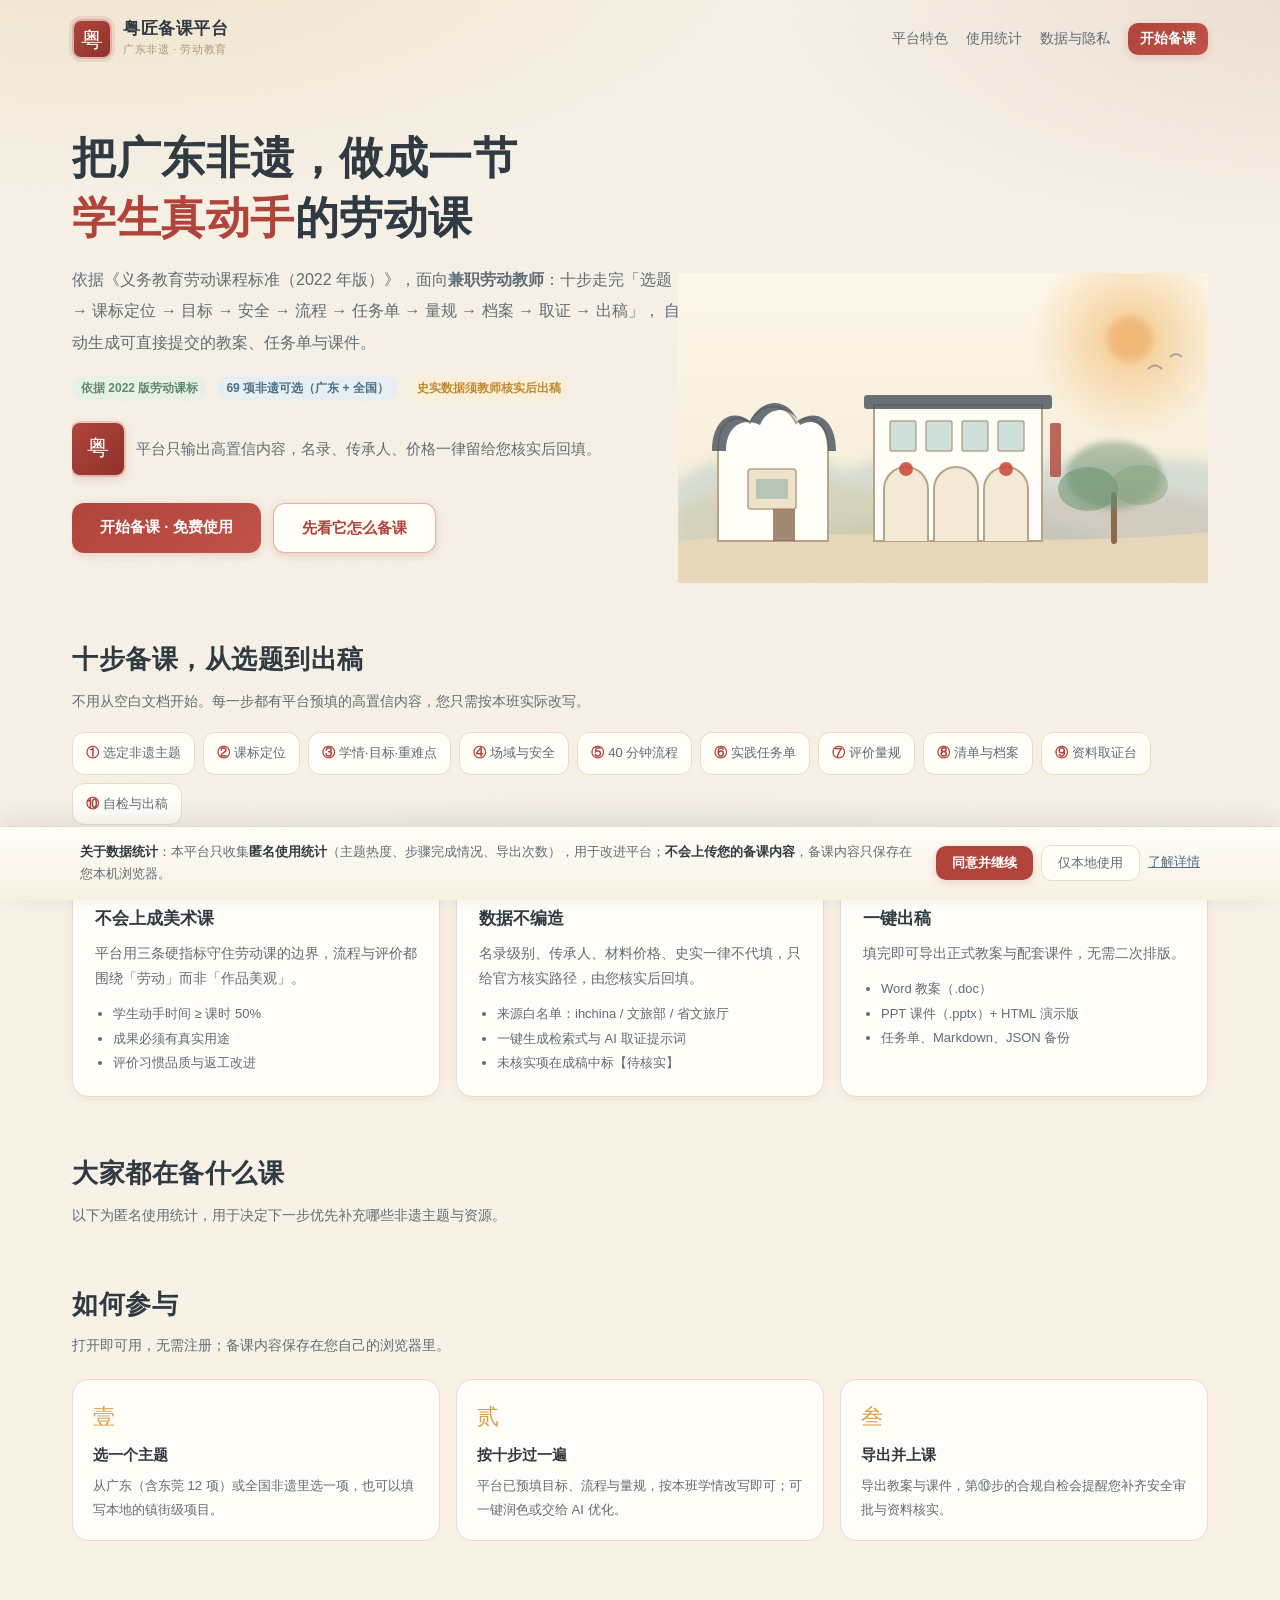
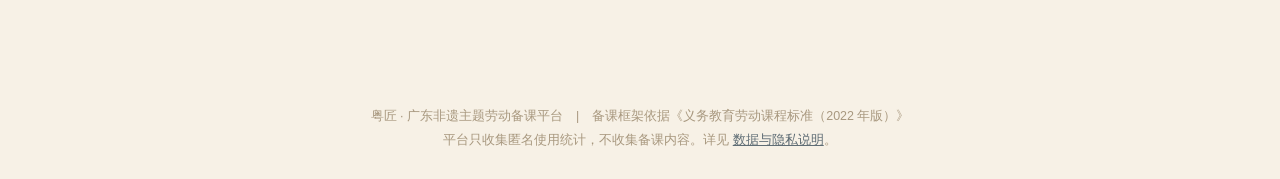
<file: index.html>
<!DOCTYPE html>
<html lang="zh-CN">
<head>
<meta charset="UTF-8">
<meta name="viewport" content="width=device-width, initial-scale=1.0">
<meta name="description" content="粤匠 · 广东非遗主题劳动备课平台：面向中小学兼职劳动教师的在线备课工具，十步完成一节非遗劳动课，自动生成教案、任务单与课件。">
<meta name="keywords" content="广东非遗,劳动教育,备课平台,劳动课程标准,教学设计,莞草编织,广绣,广彩,石湾陶塑">
<meta name="theme-color" content="#b0443a">
<title>粤匠 · 广东非遗主题劳动备课平台</title>
<link rel="icon" href="data:image/svg+xml,%3Csvg xmlns='http://www.w3.org/2000/svg' viewBox='0 0 64 64'%3E%3Crect width='64' height='64' rx='14' fill='%23b0443a'/%3E%3Ctext x='32' y='45' font-size='38' text-anchor='middle' fill='%23ffffff' font-family='Microsoft YaHei'%3E%E7%B2%A4%3C/text%3E%3C/svg%3E">
<link rel="stylesheet" href="assets/css/style.css">
<link rel="stylesheet" href="assets/css/theme-ink.css">
<link rel="stylesheet" href="assets/css/landing.css">
</head>
<body>

<header class="topnav">
  <a class="brand" href="index.html">
    <span class="badge">粤</span>
    <div><h1>粤匠备课平台</h1><small>广东非遗 · 劳动教育</small></div>
  </a>
  <nav class="links">
    <a href="#feature">平台特色</a>
    <a href="#stats">使用统计</a>
    <a href="privacy.html">数据与隐私</a>
    <a class="btn sm" href="app.html" style="color:#fff;text-decoration:none">开始备课</a>
  </nav>
</header>

<main class="landing">

  <!-- ===== Hero ===== -->
  <section class="hero">
    <h1>把广东非遗，做成一节<br><em>学生真动手</em>的劳动课</h1>
    <p class="lead">
      依据《义务教育劳动课程标准（2022 年版）》，面向<b>兼职劳动教师</b>：十步走完「选题 → 课标定位 → 目标 → 安全 → 流程 → 任务单 → 量规 → 档案 → 取证 → 出稿」，
      自动生成可直接提交的教案、任务单与课件。
    </p>
    <div class="meta">
      <span class="pill g">依据 2022 版劳动课标</span>
      <span class="pill b"><span id="cntLib">—</span> 项非遗可选（广东 + 全国）</span>
      <span class="pill a">史实数据须教师核实后出稿</span>
    </div>
    <div class="sealLine">
      <span class="seal">粤</span>
      <span class="sealTxt">平台只输出高置信内容，名录、传承人、价格一律留给您核实后回填。</span>
    </div>
    <div class="heroBtns">
      <a class="btn btnLg" href="app.html">开始备课 · 免费使用</a>
      <a class="btn btnLg ghostL" href="#feature">先看它怎么备课</a>
    </div>

    <!-- 水彩岭南街区插画 -->
    <div class="heroArt" aria-hidden="true">
      <svg viewBox="0 0 560 320" xmlns="http://www.w3.org/2000/svg">
        <defs>
          <linearGradient id="sky" x1="0" y1="0" x2="0" y2="1">
            <stop offset="0" stop-color="#fdf7ea"/><stop offset="1" stop-color="#f5e9d3"/>
          </linearGradient>
          <radialGradient id="sun" cx="0.5" cy="0.5" r="0.5">
            <stop offset="0" stop-color="#f3c583" stop-opacity=".9"/>
            <stop offset="1" stop-color="#f3c583" stop-opacity="0"/>
          </radialGradient>
          <filter id="soft"><feGaussianBlur stdDeviation="7"/></filter>
          <filter id="soft2"><feGaussianBlur stdDeviation="3"/></filter>
        </defs>

        <rect width="560" height="320" fill="url(#sky)"/>
        <circle cx="452" cy="66" r="100" fill="url(#sun)"/>
        <circle cx="452" cy="66" r="23" fill="#eda762" opacity=".55" filter="url(#soft2)"/>

        <!-- 远山 -->
        <path d="M-10 214 Q80 150 168 198 Q236 166 320 200 Q420 174 570 194 L570 330 L-10 330 Z"
              fill="#c6d4cd" opacity=".68" filter="url(#soft)"/>

        <!-- 水彩晕染 -->
        <ellipse cx="118" cy="252" rx="122" ry="44" fill="#d8a24c" opacity=".16" filter="url(#soft)"/>
        <ellipse cx="432" cy="256" rx="132" ry="40" fill="#b0443a" opacity=".10" filter="url(#soft)"/>
        <ellipse cx="280" cy="272" rx="150" ry="30" fill="#5f8a6a" opacity=".08" filter="url(#soft)"/>

        <!-- 地面 -->
        <path d="M0 268 Q140 256 280 264 T560 256 L560 320 L0 320 Z" fill="#e6d7bb"/>

        <!-- 镬耳墙民居 -->
        <g>
          <path d="M40 268 V176 C40 150 56 138 72 150 C82 128 108 128 118 150 C134 138 150 150 150 176 V268 Z"
                fill="#fffdf8" stroke="#b6a486" stroke-width="2"/>
          <path d="M34 178 C34 148 52 134 72 148 C84 124 110 124 120 148 C140 134 158 148 158 178 L150 178 C150 152 136 144 122 152 C114 132 90 132 82 152 C66 144 48 152 48 178 Z"
                fill="#4a5560" opacity=".82"/>
          <rect x="70" y="196" width="48" height="40" rx="3" fill="#eee2ca" stroke="#b6a486" stroke-width="1.6"/>
          <rect x="78" y="206" width="32" height="20" fill="#a3bab0" opacity=".7"/>
          <path d="M95 268 v-32 h22 v32" fill="#8a6a4f" opacity=".78"/>
        </g>

        <!-- 骑楼 -->
        <g>
          <rect x="196" y="132" width="168" height="136" fill="#fffdf8" stroke="#b6a486" stroke-width="2"/>
          <rect x="186" y="122" width="188" height="14" rx="3" fill="#4a5560" opacity=".82"/>
          <rect x="212" y="148" width="26" height="30" rx="2" fill="#cfe0da" stroke="#b6a486" stroke-width="1.4"/>
          <rect x="248" y="148" width="26" height="30" rx="2" fill="#cfe0da" stroke="#b6a486" stroke-width="1.4"/>
          <rect x="284" y="148" width="26" height="30" rx="2" fill="#cfe0da" stroke="#b6a486" stroke-width="1.4"/>
          <rect x="320" y="148" width="26" height="30" rx="2" fill="#cfe0da" stroke="#b6a486" stroke-width="1.4"/>
          <path d="M206 268 v-52 a22 22 0 0 1 44 0 v52" fill="#f3e9d6" stroke="#b6a486" stroke-width="2"/>
          <path d="M256 268 v-52 a22 22 0 0 1 44 0 v52" fill="#f3e9d6" stroke="#b6a486" stroke-width="2"/>
          <path d="M306 268 v-52 a22 22 0 0 1 44 0 v52" fill="#f3e9d6" stroke="#b6a486" stroke-width="2"/>
          <circle cx="228" cy="196" r="7" fill="#c94b3e" opacity=".88"/>
          <circle cx="328" cy="196" r="7" fill="#c94b3e" opacity=".88"/>
          <rect x="372" y="150" width="11" height="54" rx="2" fill="#b0443a" opacity=".8"/>
        </g>

        <!-- 榕树 -->
        <g>
          <path d="M436 268 v-46" stroke="#8a6a4f" stroke-width="6" stroke-linecap="round"/>
          <ellipse cx="436" cy="202" rx="48" ry="34" fill="#6f9470" opacity=".5" filter="url(#soft2)"/>
          <ellipse cx="410" cy="216" rx="30" ry="22" fill="#5f8a6a" opacity=".48"/>
          <ellipse cx="462" cy="212" rx="28" ry="20" fill="#7fa078" opacity=".46"/>
        </g>

        <!-- 飞鸟 -->
        <g stroke="#7b8a90" stroke-width="2" fill="none" opacity=".65">
          <path d="M470 96 q7 -7 14 0"/><path d="M492 84 q6 -6 12 0"/>
        </g>
      </svg>
    </div>
  </section>

  <!-- ===== 平台特色 ===== -->
  <h2 class="secTitle" id="feature">十步备课，从选题到出稿</h2>
  <p class="secSub">不用从空白文档开始。每一步都有平台预填的高置信内容，您只需按本班实际改写。</p>

  <div class="steps">
    <span class="st"><b>①</b>选定非遗主题</span>
    <span class="st"><b>②</b>课标定位</span>
    <span class="st"><b>③</b>学情·目标·重难点</span>
    <span class="st"><b>④</b>场域与安全</span>
    <span class="st"><b>⑤</b>40 分钟流程</span>
    <span class="st"><b>⑥</b>实践任务单</span>
    <span class="st"><b>⑦</b>评价量规</span>
    <span class="st"><b>⑧</b>清单与档案</span>
    <span class="st"><b>⑨</b>资料取证台</span>
    <span class="st"><b>⑩</b>自检与出稿</span>
  </div>

  <div class="fgrid">
    <div class="fcard">
      <div class="ico">🧭</div>
      <h3>不会上成美术课</h3>
      <p>平台用三条硬指标守住劳动课的边界，流程与评价都围绕「劳动」而非「作品美观」。</p>
      <ul>
        <li>学生动手时间 ≥ 课时 50%</li>
        <li>成果必须有真实用途</li>
        <li>评价习惯品质与返工改进</li>
      </ul>
    </div>
    <div class="fcard">
      <div class="ico">🔎</div>
      <h3>数据不编造</h3>
      <p>名录级别、传承人、材料价格、史实一律不代填，只给官方核实路径，由您核实后回填。</p>
      <ul>
        <li>来源白名单：ihchina / 文旅部 / 省文旅厅</li>
        <li>一键生成检索式与 AI 取证提示词</li>
        <li>未核实项在成稿中标【待核实】</li>
      </ul>
    </div>
    <div class="fcard">
      <div class="ico">📄</div>
      <h3>一键出稿</h3>
      <p>填完即可导出正式教案与配套课件，无需二次排版。</p>
      <ul>
        <li>Word 教案（.doc）</li>
        <li>PPT 课件（.pptx）+ HTML 演示版</li>
        <li>任务单、Markdown、JSON 备份</li>
      </ul>
    </div>
  </div>

  <!-- ===== 使用统计 ===== -->
  <h2 class="secTitle" id="stats">大家都在备什么课</h2>
  <p class="secSub">以下为匿名使用统计，用于决定下一步优先补充哪些非遗主题与资源。</p>

  <div class="stats" id="hotBox">
    <div class="statRow" id="statNums"></div>
    <div style="font-size:13px;color:var(--ink2);margin-bottom:8px">最热门的非遗主题</div>
    <div class="hotRow" id="hotRow"></div>
    <div class="statNote" id="statNote">正在读取统计…</div>
  </div>

  <!-- ===== 如何参与 ===== -->
  <h2 class="secTitle">如何参与</h2>
  <p class="secSub">打开即可用，无需注册；备课内容保存在您自己的浏览器里。</p>

  <div class="joinGrid">
    <div class="joinCard">
      <div class="num">壹</div>
      <h4>选一个主题</h4>
      <p>从广东（含东莞 12 项）或全国非遗里选一项，也可以填写本地的镇街级项目。</p>
    </div>
    <div class="joinCard">
      <div class="num">贰</div>
      <h4>按十步过一遍</h4>
      <p>平台已预填目标、流程与量规，按本班学情改写即可；可一键润色或交给 AI 优化。</p>
    </div>
    <div class="joinCard">
      <div class="num">叁</div>
      <h4>导出并上课</h4>
      <p>导出教案与课件，第⑩步的合规自检会提醒您补齐安全审批与资料核实。</p>
    </div>
    <div class="joinCard" data-feedback="1">
      <div class="num">肆</div>
      <h4>告诉我们哪里卡住了</h4>
      <p>花 10 秒填写使用反馈：您备的是哪个主题、卡在第几步。作者据此优先补充内容。</p>
      <p style="margin-top:10px"><button class="btn sm" onclick="openFeedback()">💬 使用反馈（约 10 秒）</button></p>
    </div>
  </div>

</main>

<footer class="lfoot">
  粤匠 · 广东非遗主题劳动备课平台　|　备课框架依据《义务教育劳动课程标准（2022 年版）》<br>
  平台只收集匿名使用统计，不收集备课内容。详见 <a href="privacy.html">数据与隐私说明</a>。
</footer>

<script src="assets/js/config.js"></script>
<script src="assets/js/cloud.js"></script>
<script src="assets/js/telemetry.js"></script>
<script src="assets/js/data.js"></script>
<script src="assets/js/consent.js"></script>
<script src="assets/js/landing.js"></script>
</body>
</html>
</file>
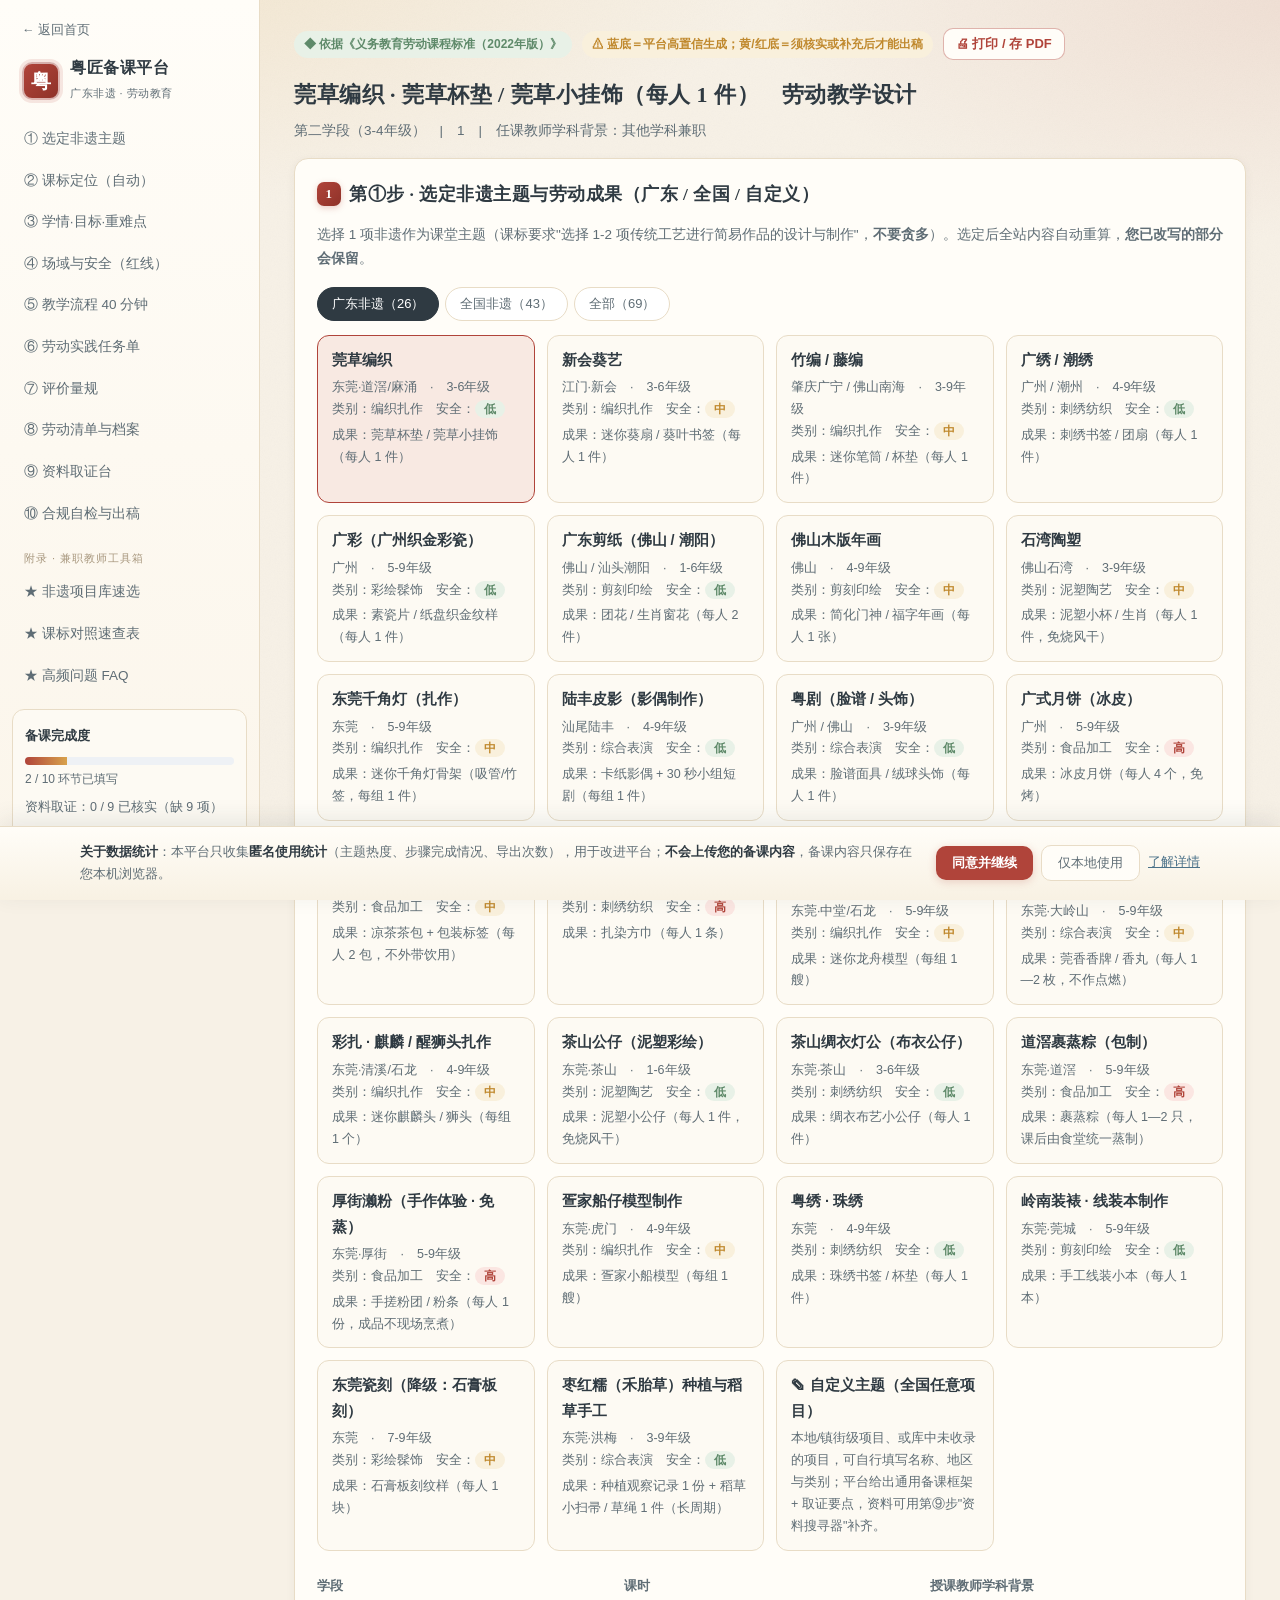
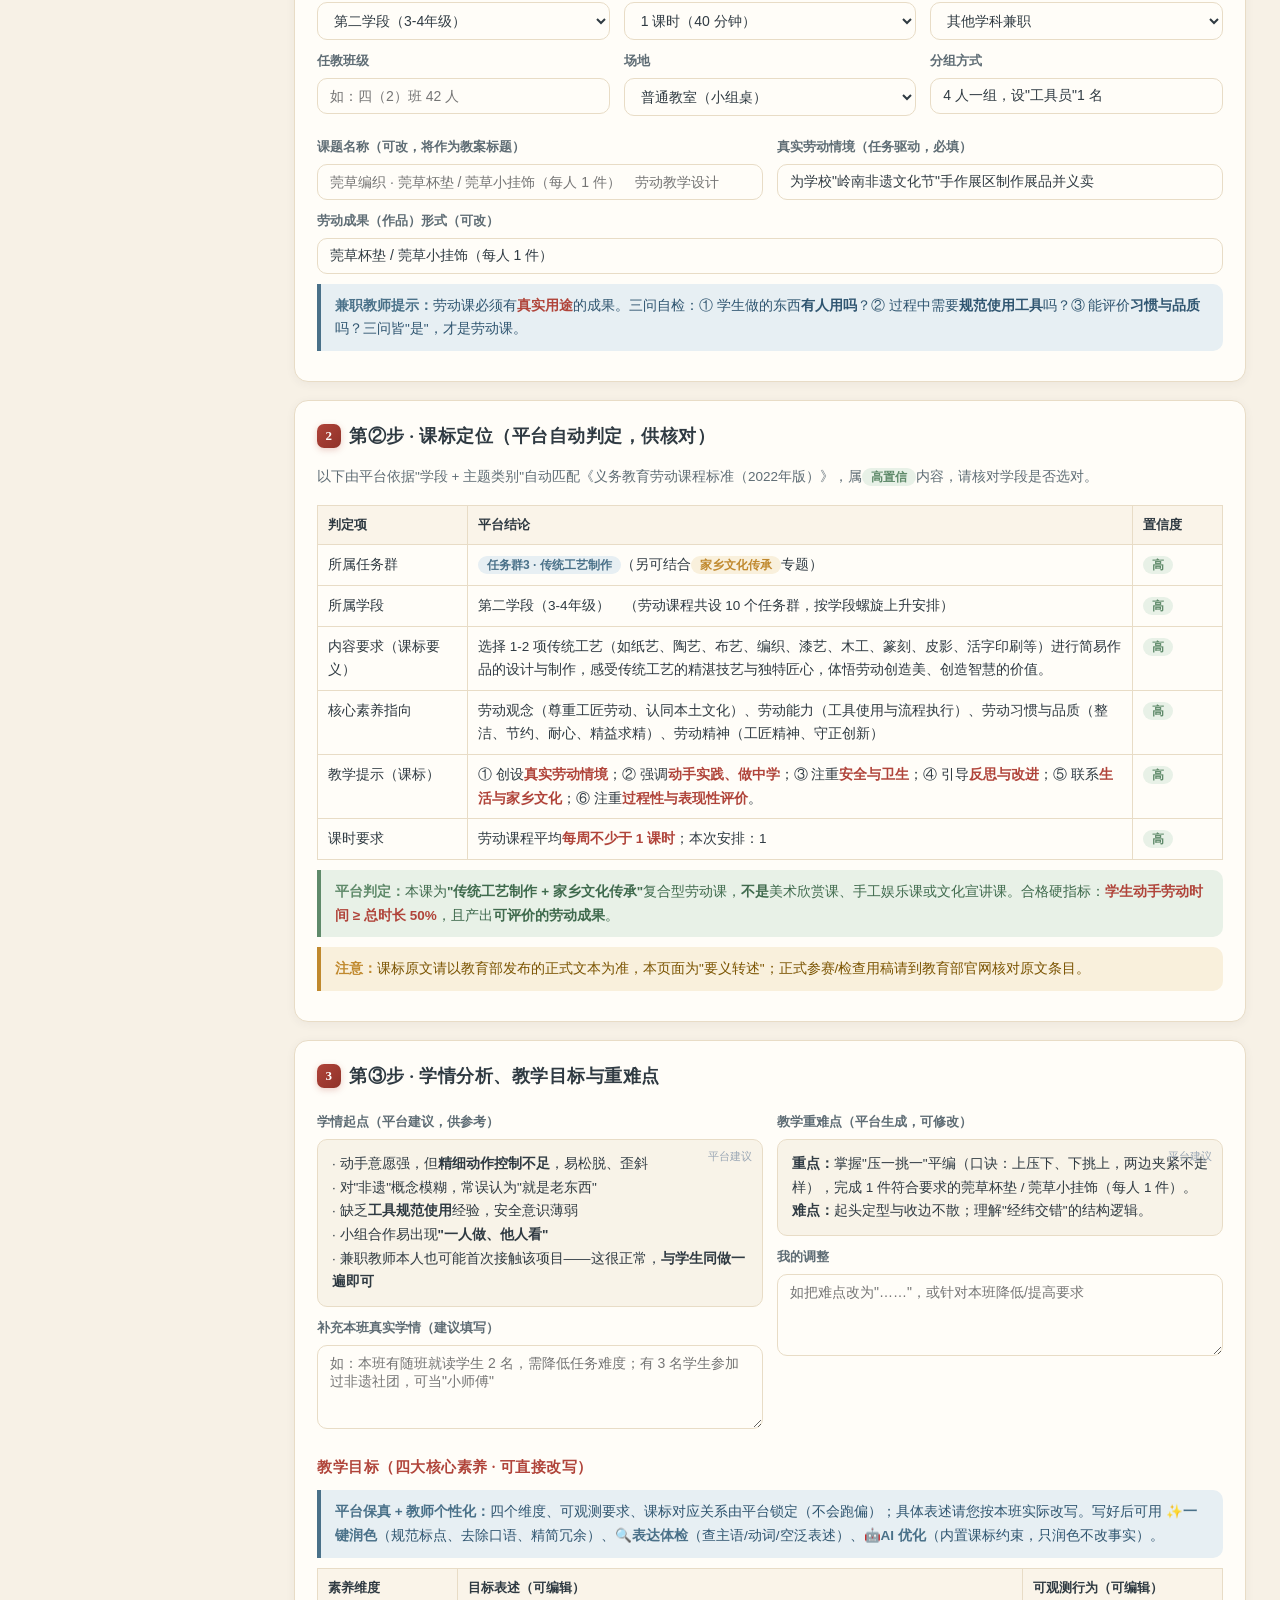
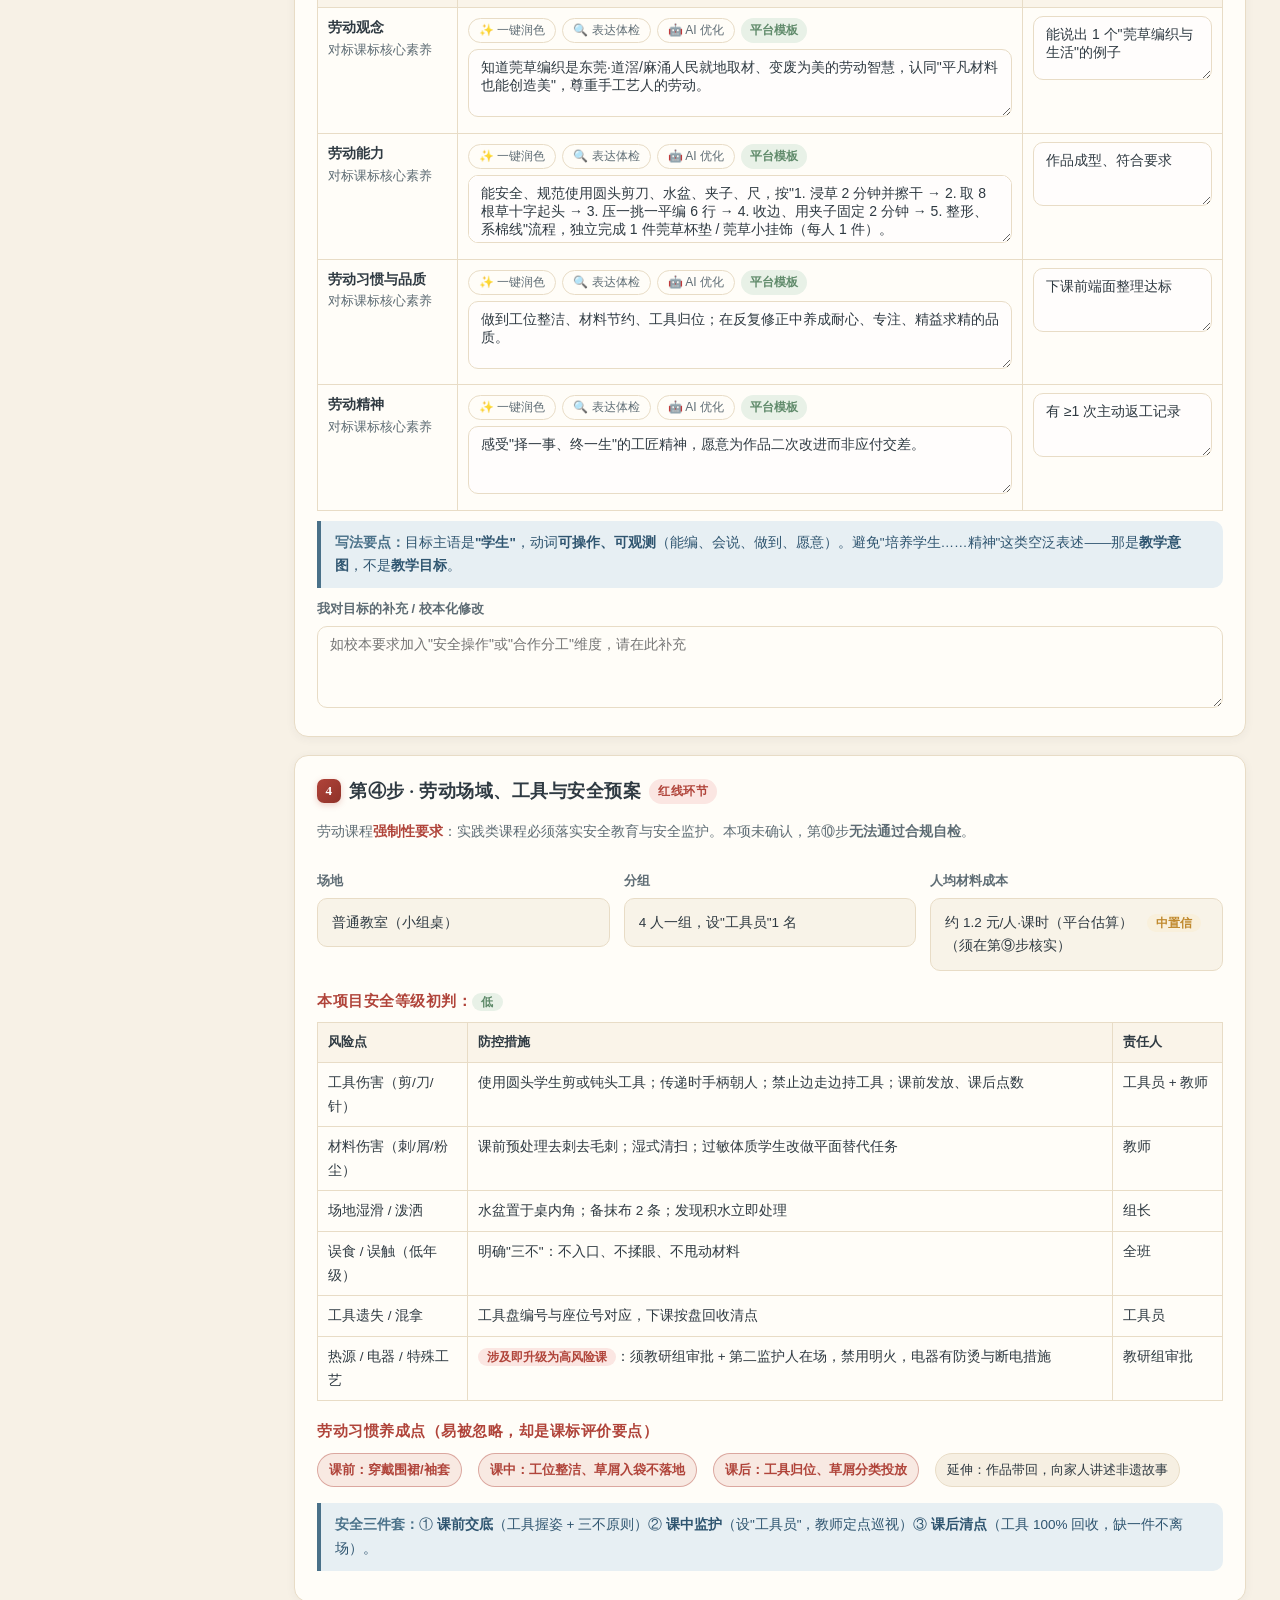
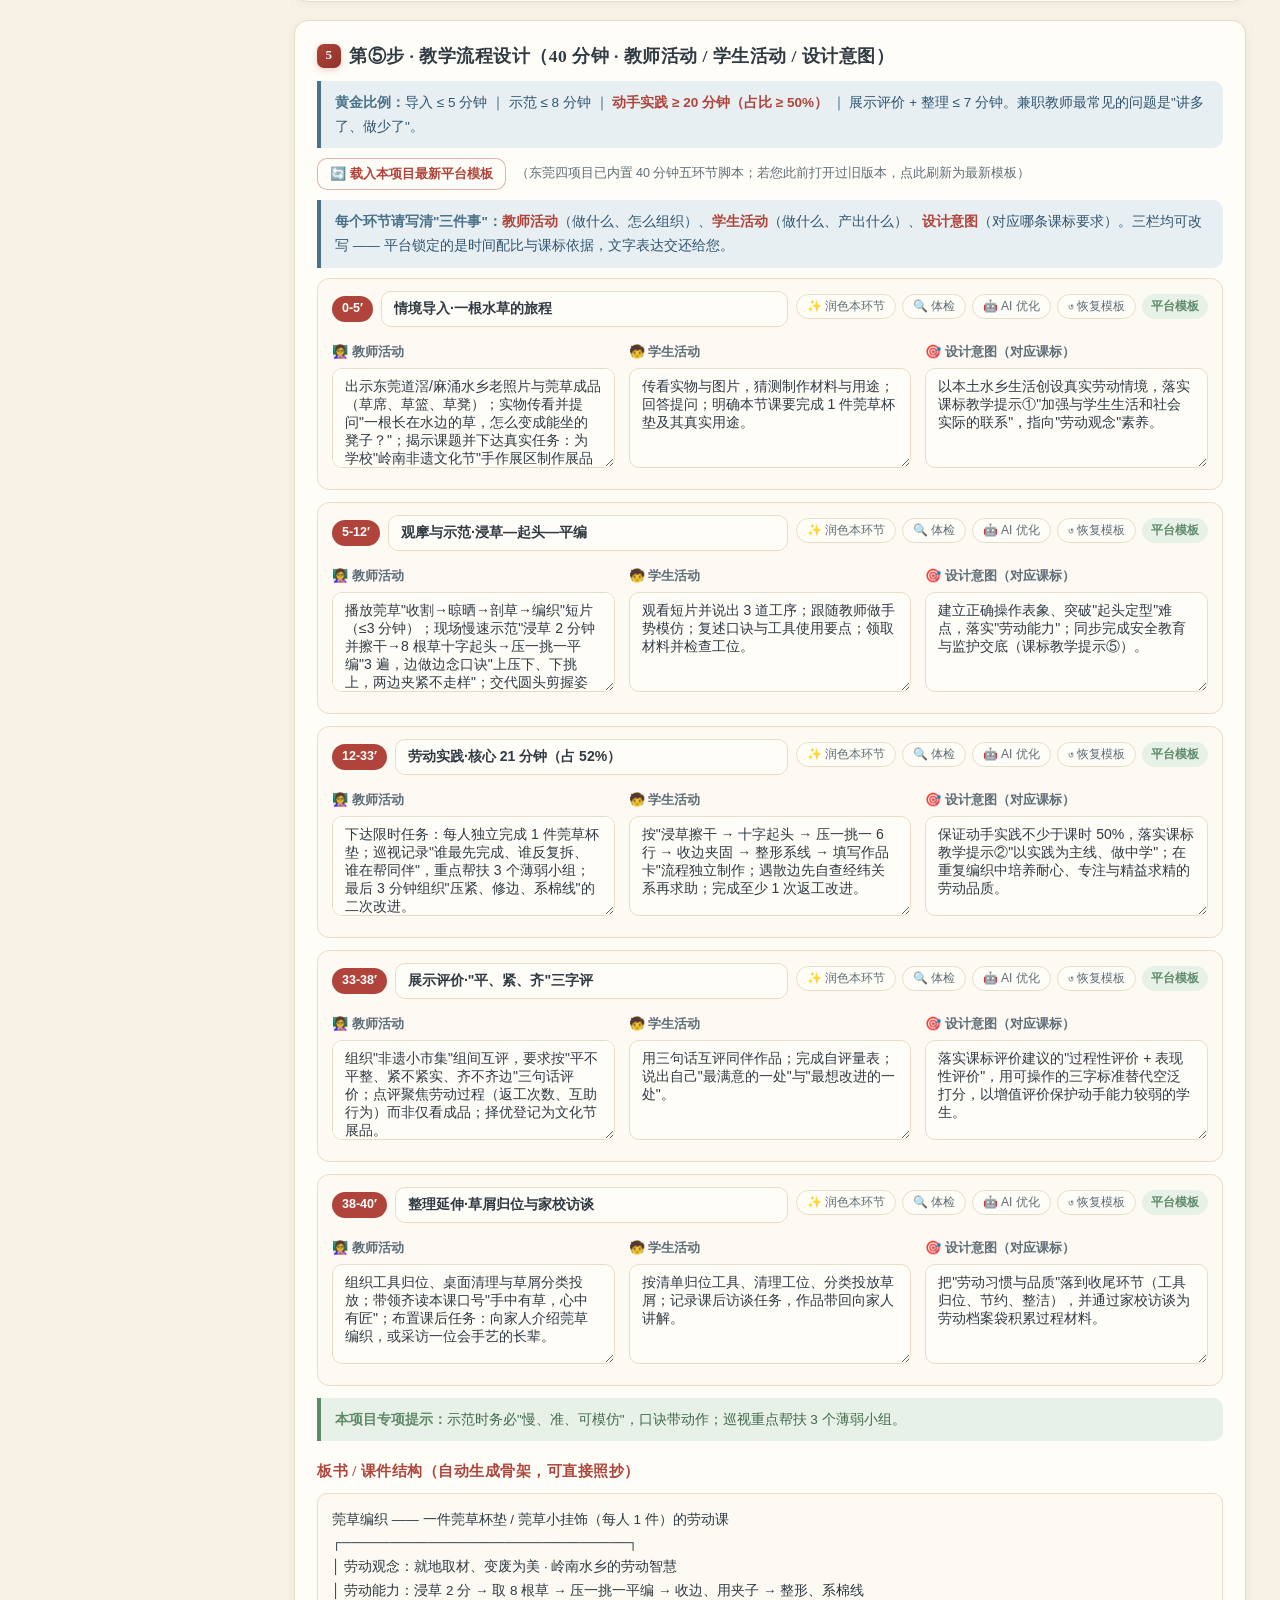
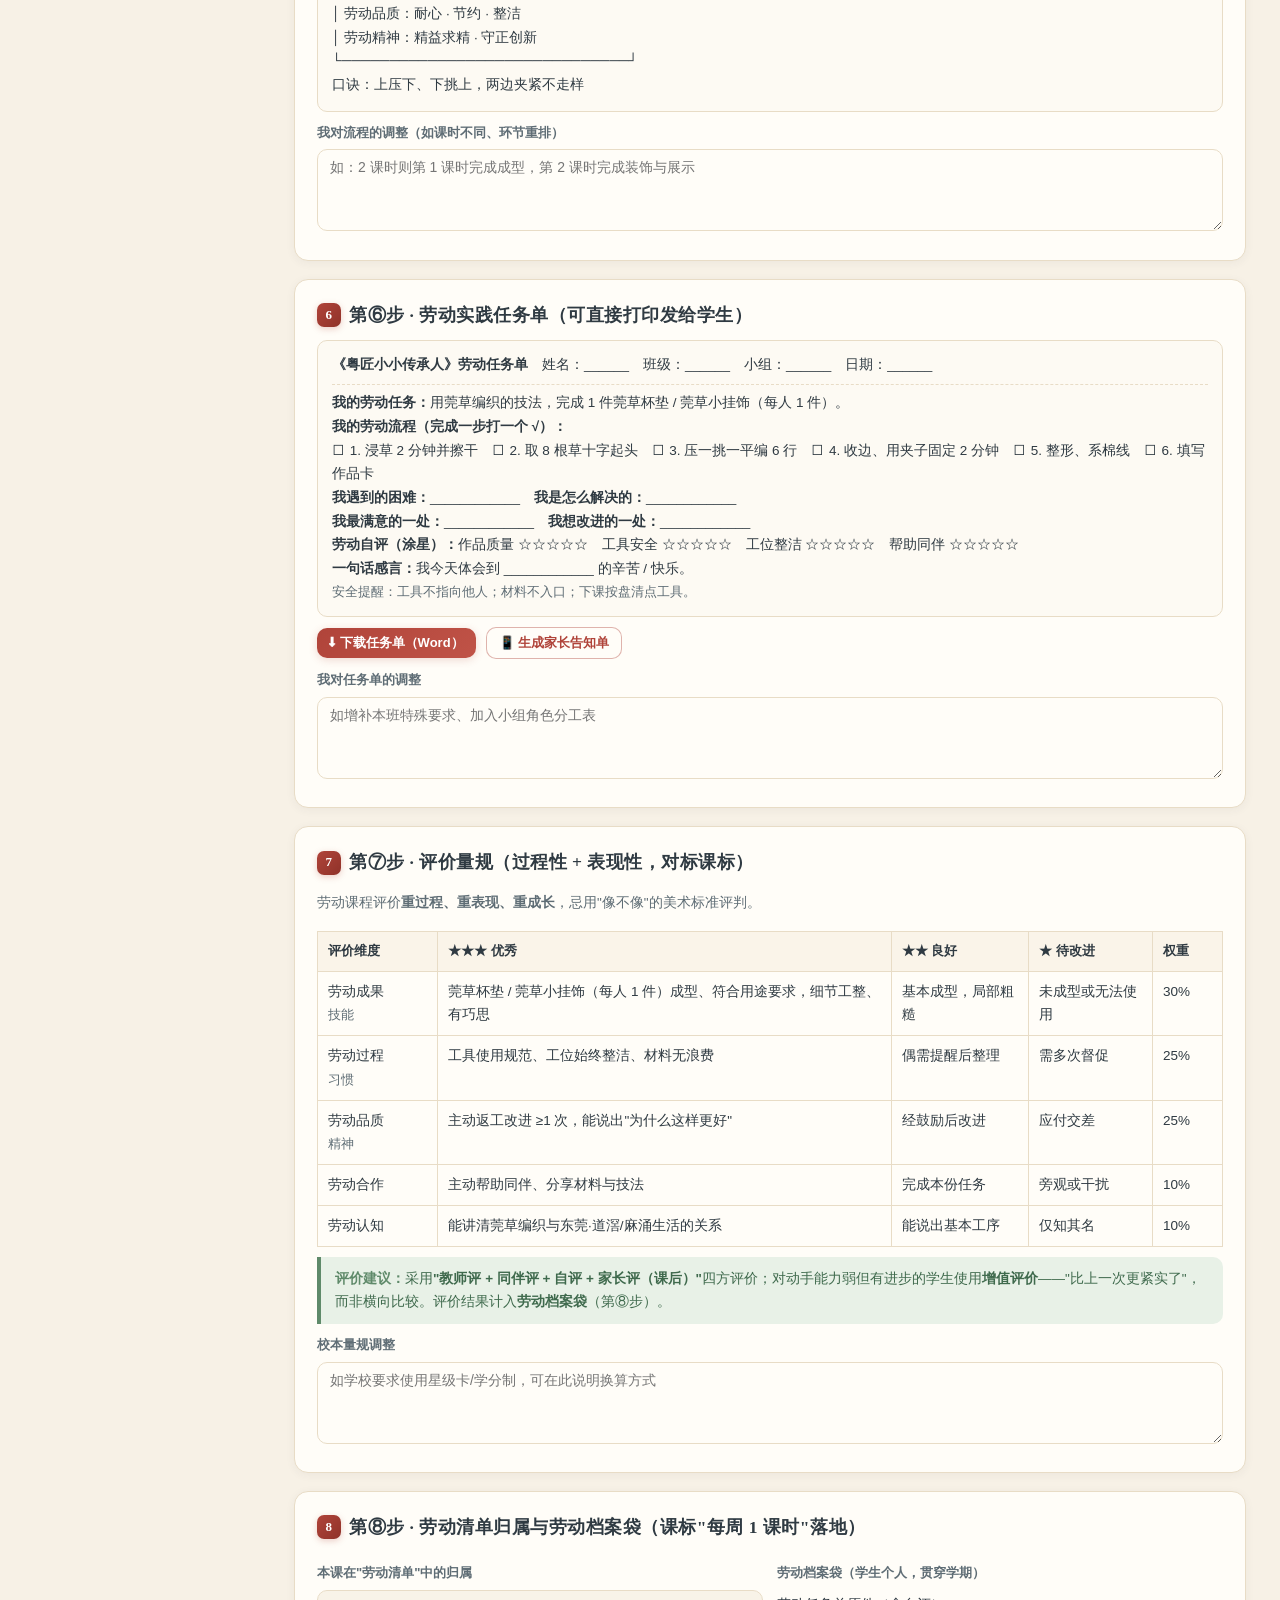
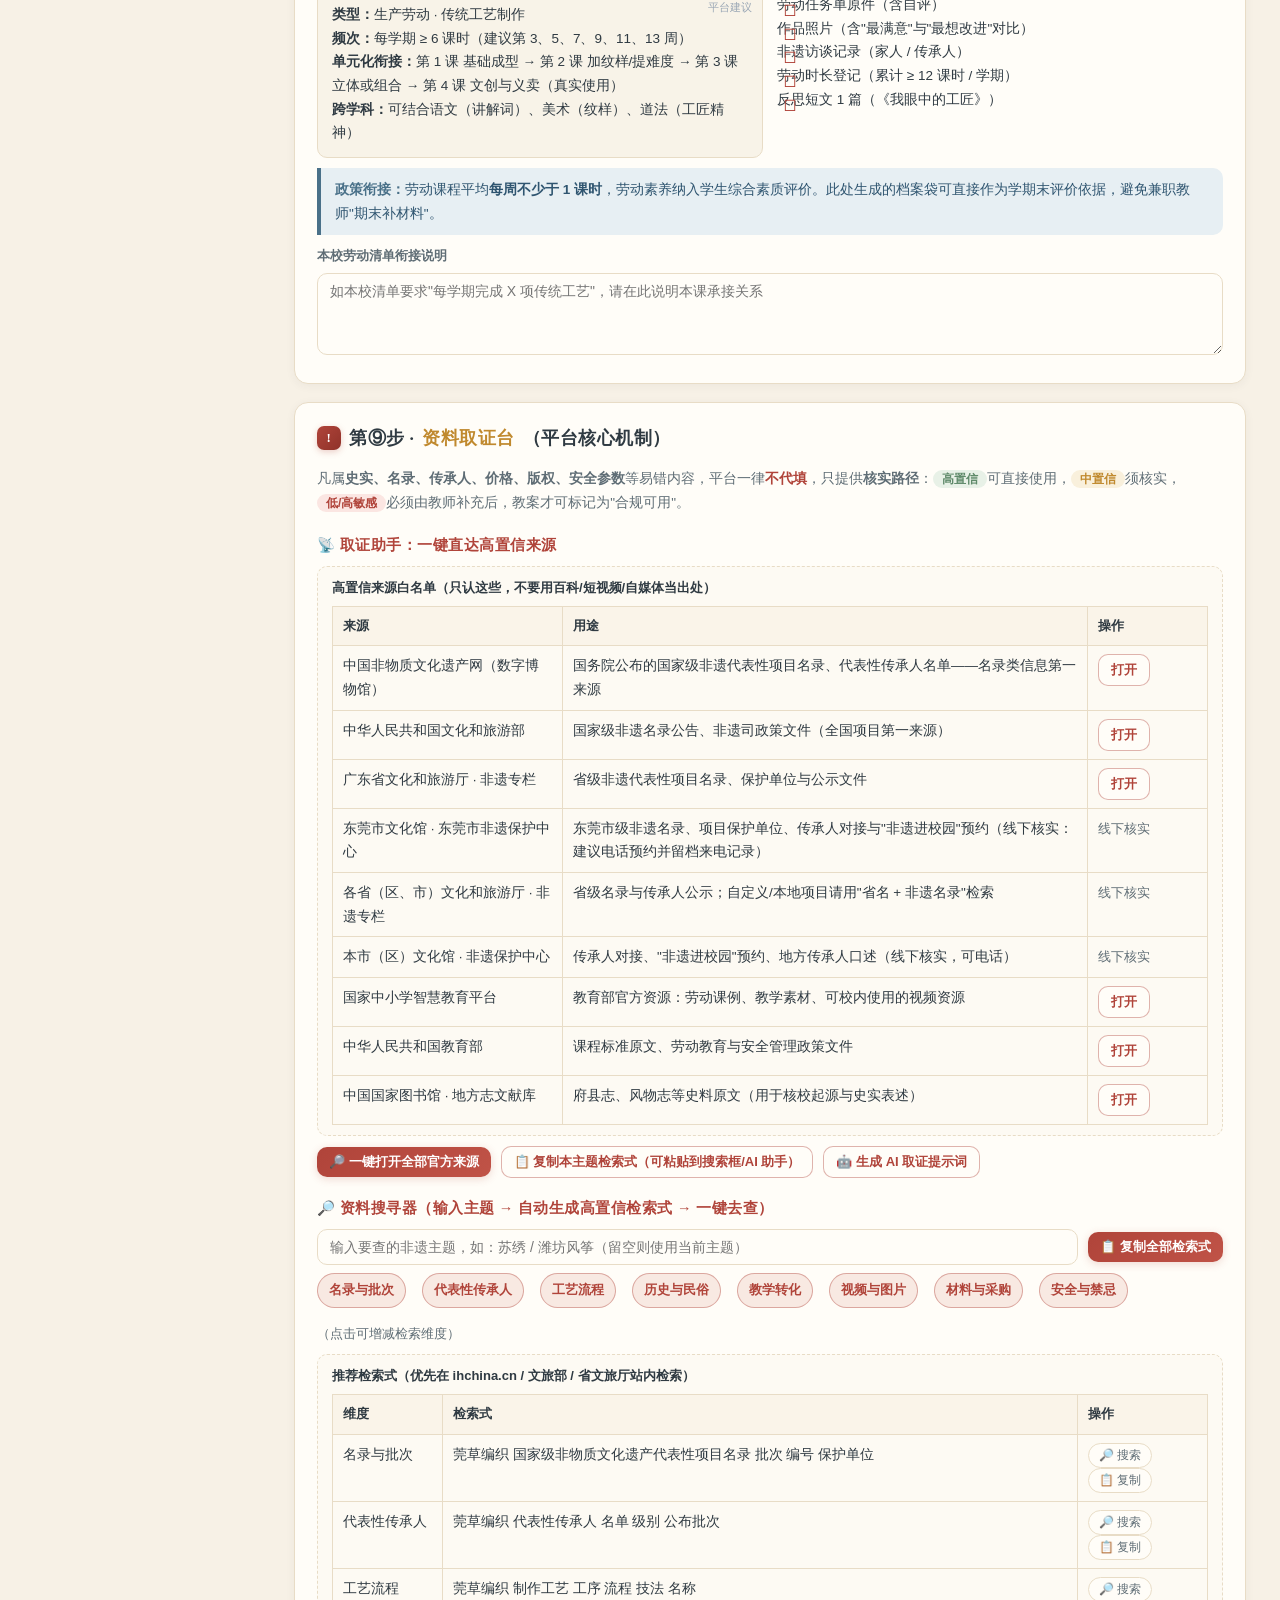
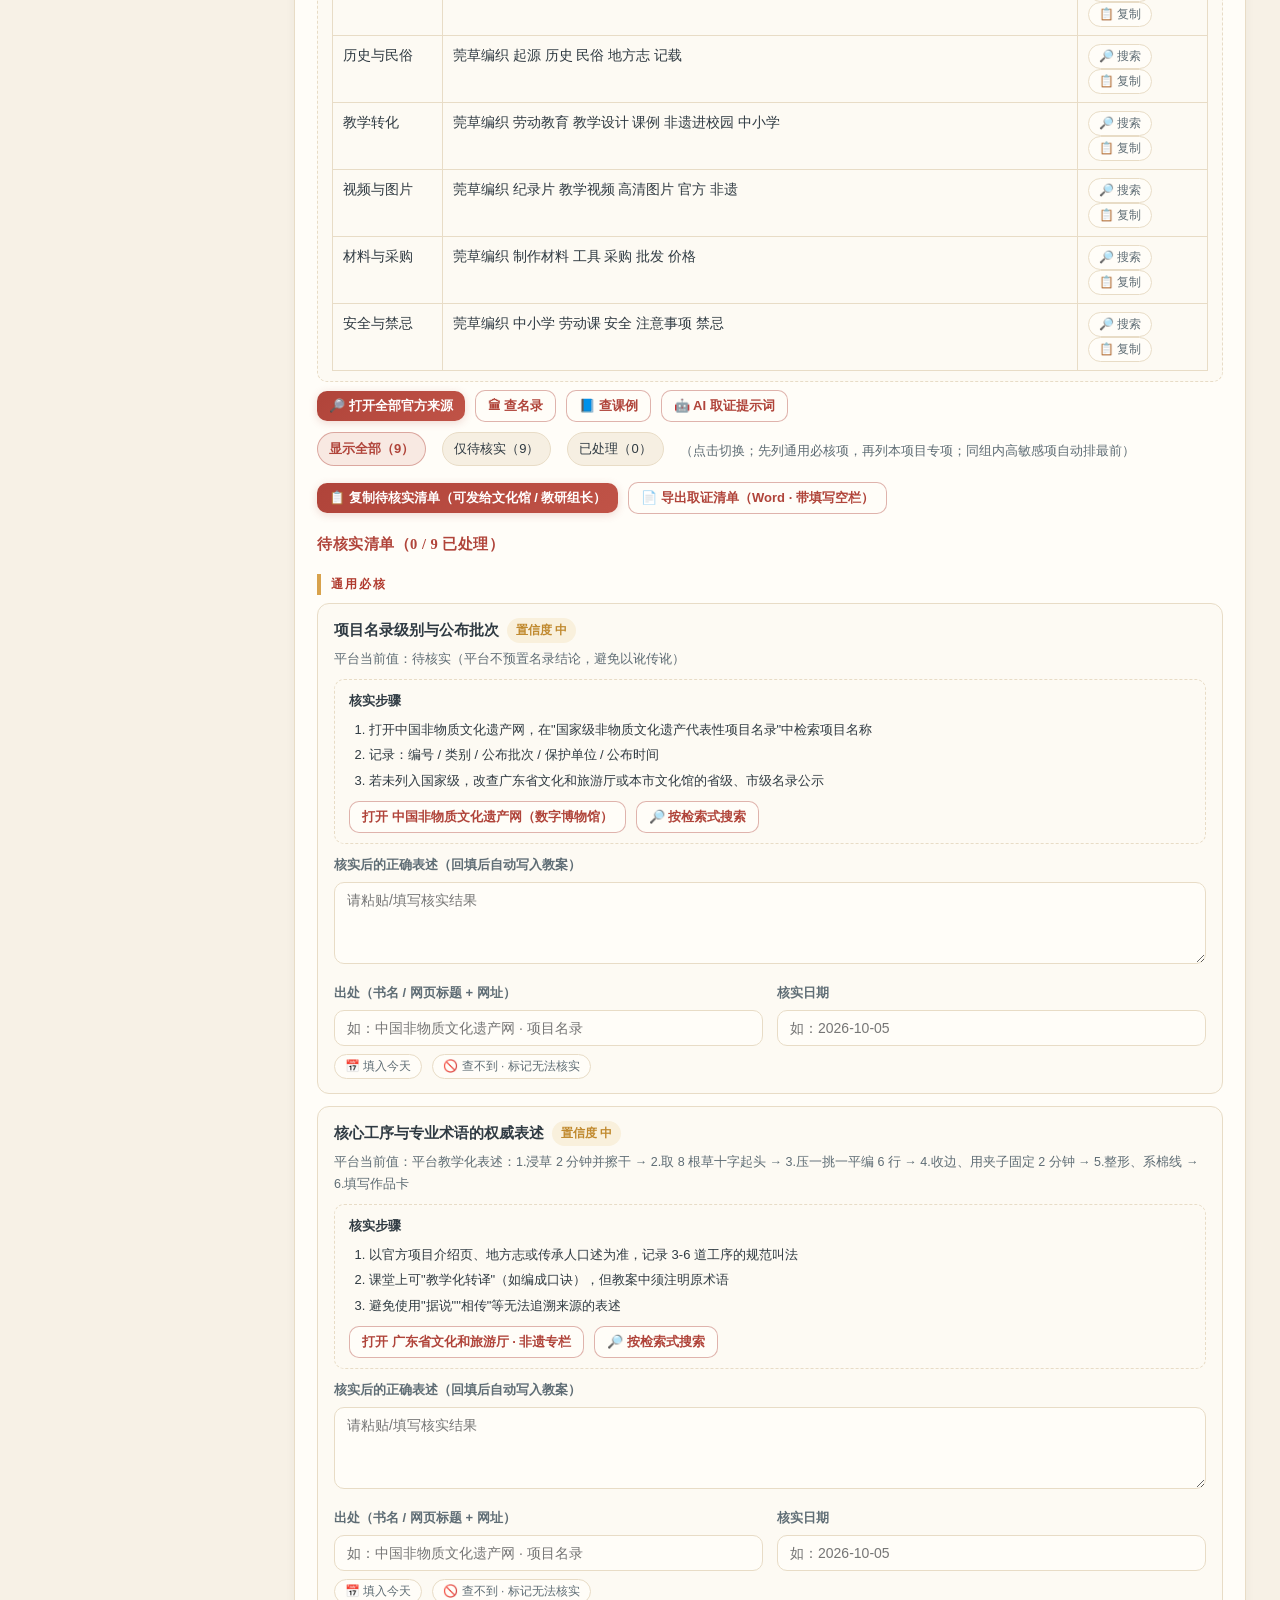
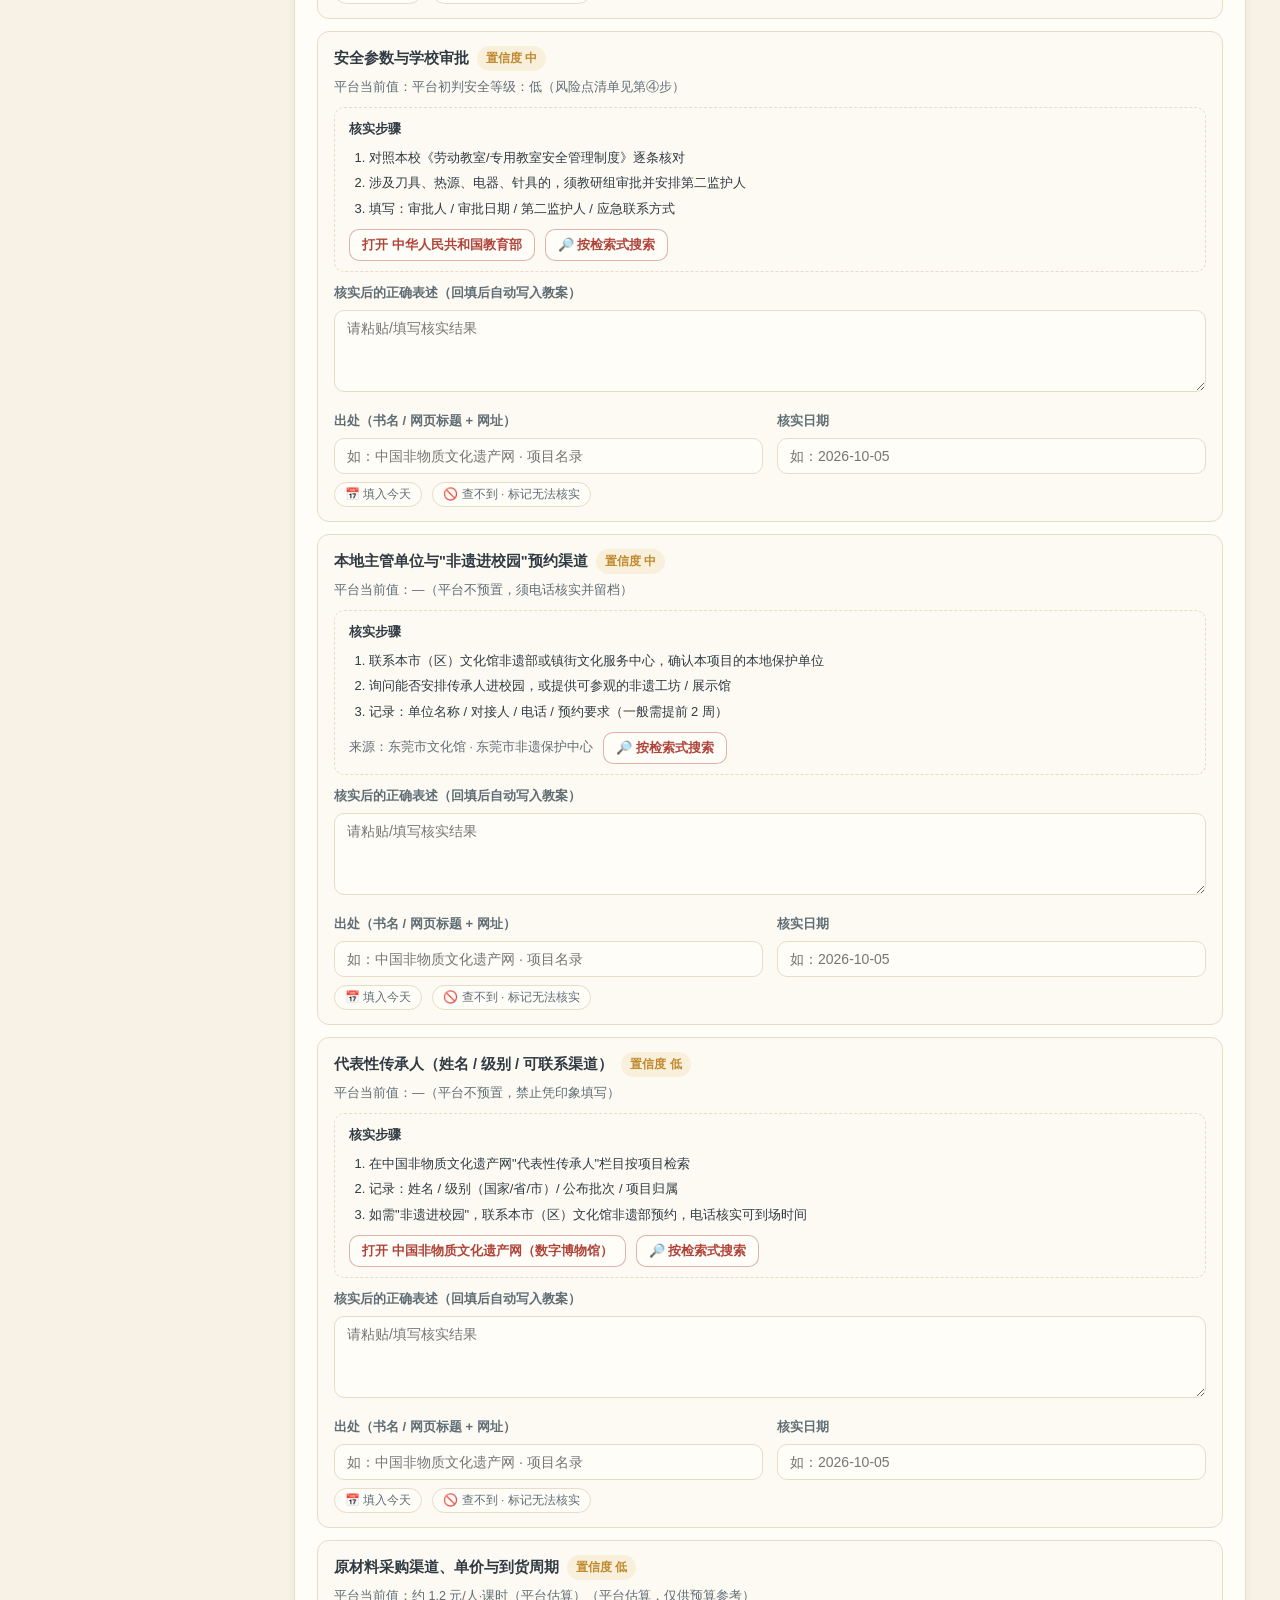
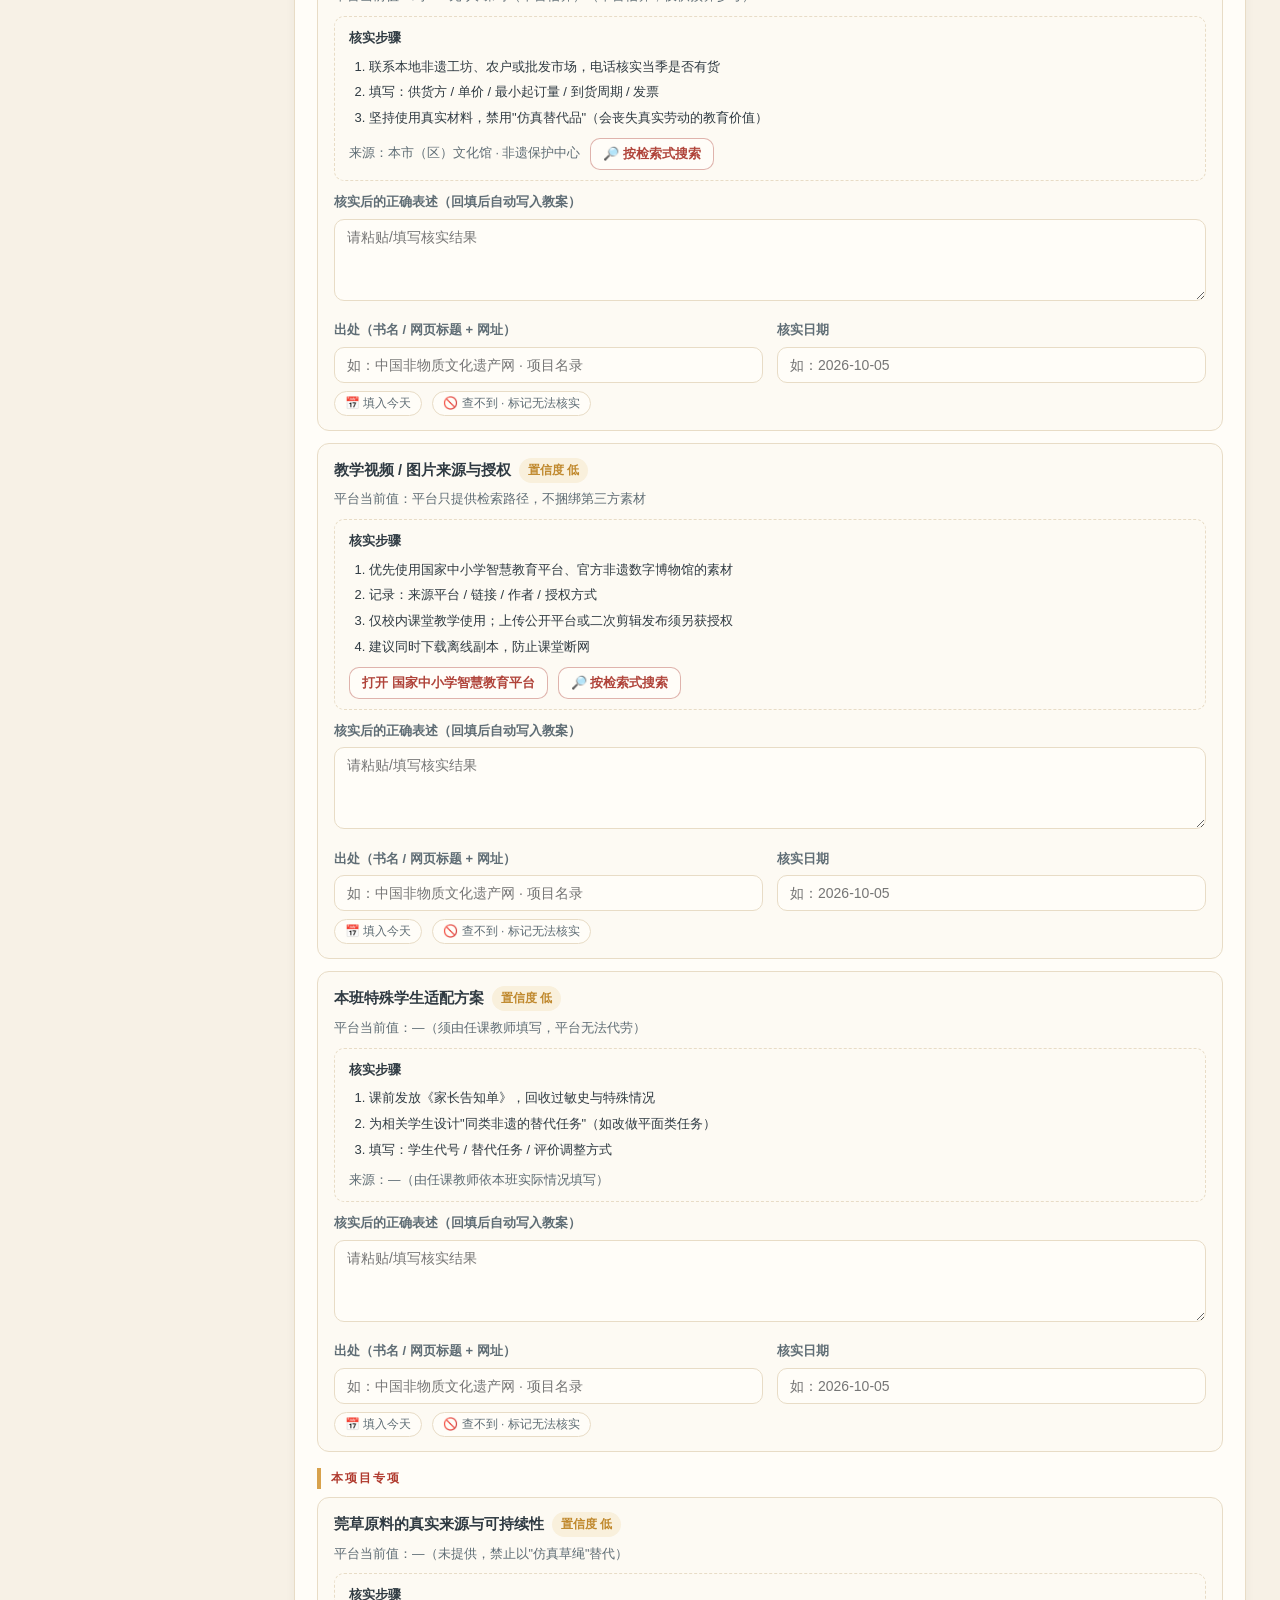
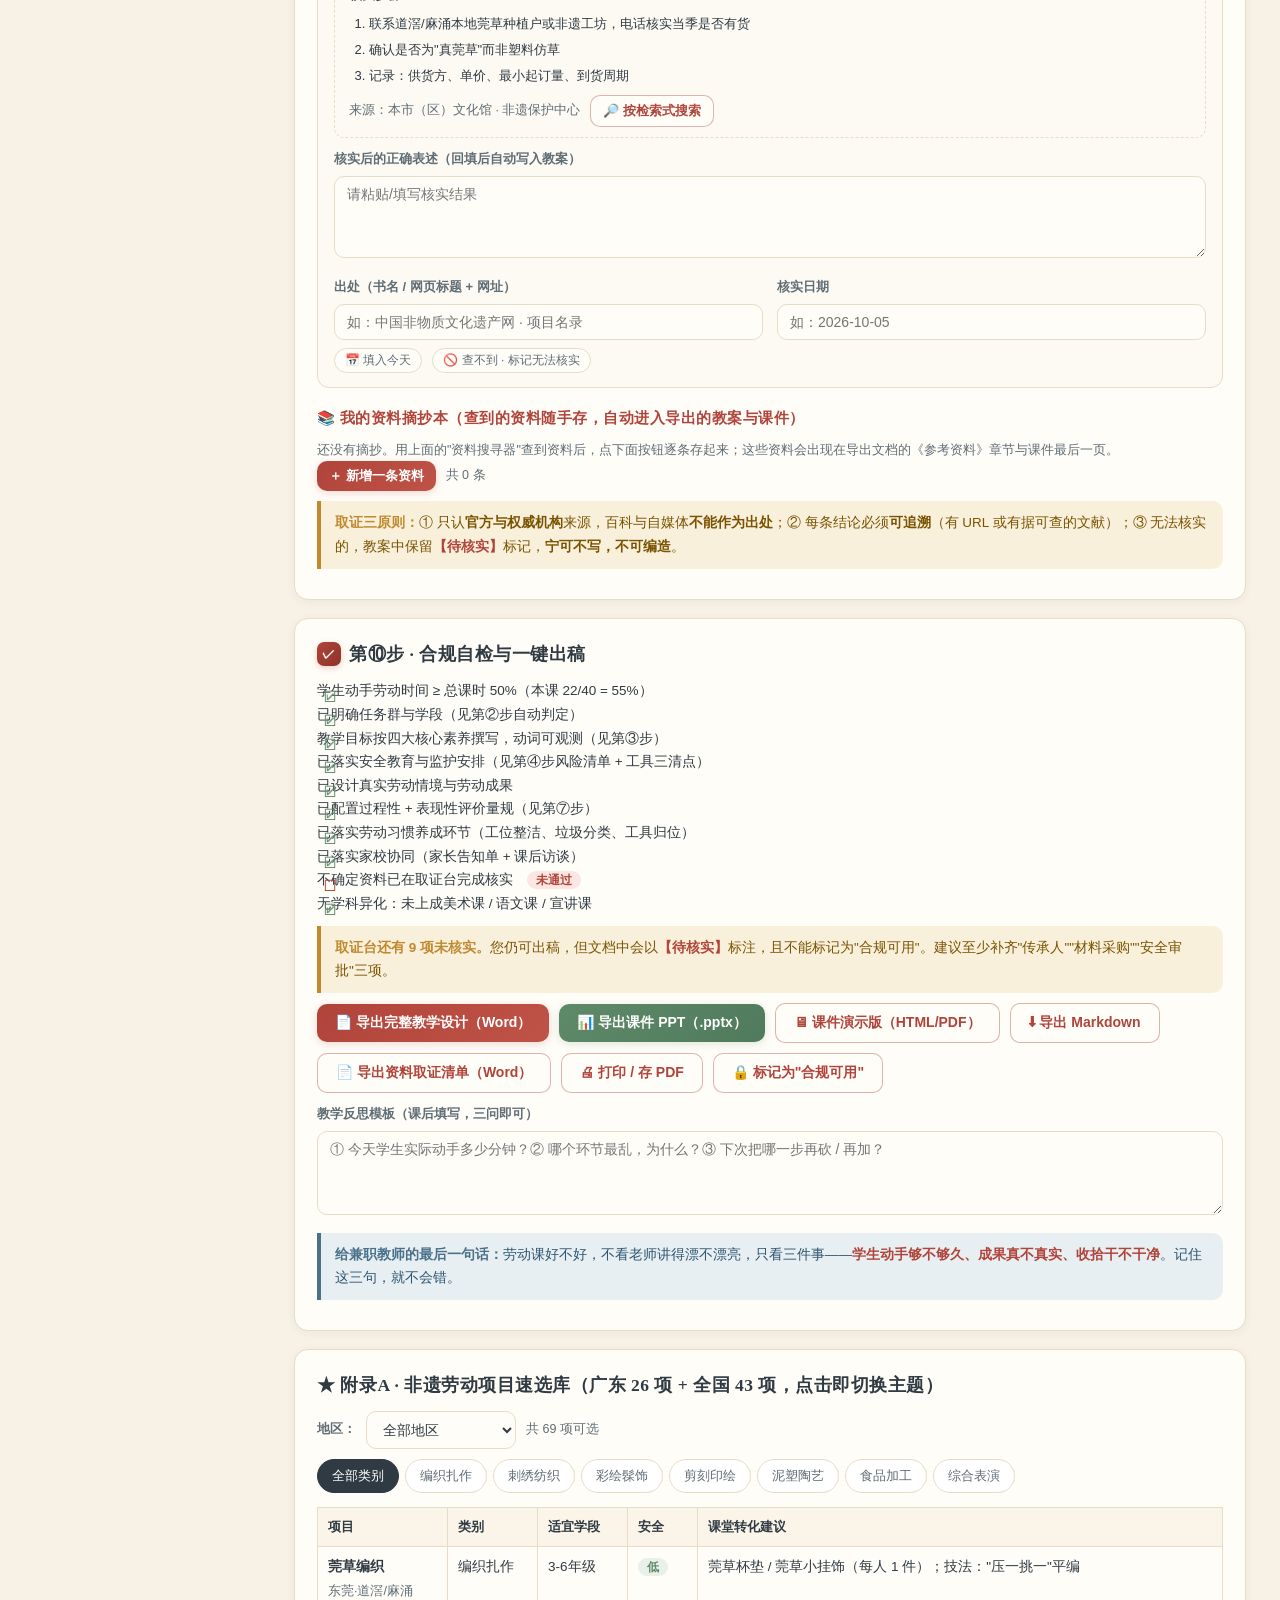
<file: app.html>
<!DOCTYPE html>
<html lang="zh-CN">
<head>
<meta charset="UTF-8">
<meta name="viewport" content="width=device-width, initial-scale=1.0">
<meta name="description" content="粤匠 · 广东非遗主题劳动备课平台：面向兼职劳动教师的非遗主题劳动课备课工具，覆盖选题、课标定位、目标撰写、安全预案、40 分钟教学流程、任务单、评价量规、资料取证台与一键导出教案 / 课件。">
<meta name="keywords" content="广东非遗,劳动教育,备课平台,劳动课程标准,教学设计,粤绣,广彩,莞草编织,石湾陶塑">
<meta name="theme-color" content="#b03a2e">
<title>粤匠 · 广东非遗主题劳动备课平台</title>
<link rel="icon" href="data:image/svg+xml,%3Csvg xmlns='http://www.w3.org/2000/svg' viewBox='0 0 64 64'%3E%3Crect width='64' height='64' rx='14' fill='%23b03a2e'/%3E%3Ctext x='32' y='45' font-size='38' text-anchor='middle' fill='%23ffffff' font-family='Microsoft YaHei'%3E%E7%B2%A4%3C/text%3E%3C/svg%3E">
<link rel="stylesheet" href="assets/css/style.css?v=20261007">
<link rel="stylesheet" href="assets/css/theme-ink.css?v=20261007">
</head>
<body>

<noscript>
  <div style="padding:16px;background:#fdecea;color:#b03a2e;text-align:center;font-size:14px">
    本平台为纯前端应用，需要开启浏览器 JavaScript 才能使用。
  </div>
</noscript>

<div class="wrap">

<aside class="side">
  <a class="backHome" href="index.html">← 返回首页</a>
  <div class="logo">
    <div class="badge">粤</div>
    <div><h1>粤匠备课平台</h1><small>广东非遗 · 劳动教育</small></div>
  </div>
  <nav class="nav" id="nav">
    <a href="#s1" class="on">① 选定非遗主题</a>
    <a href="#s2">② 课标定位（自动）</a>
    <a href="#s3">③ 学情·目标·重难点</a>
    <a href="#s4">④ 场域与安全（红线）</a>
    <a href="#s5">⑤ 教学流程 40 分钟</a>
    <a href="#s6">⑥ 劳动实践任务单</a>
    <a href="#s7">⑦ 评价量规</a>
    <a href="#s8">⑧ 劳动清单与档案</a>
    <a href="#s9">⑨ 资料取证台</a>
    <a href="#s10">⑩ 合规自检与出稿</a>
    <div class="grp">附录 · 兼职教师工具箱</div>
    <a href="#s11">★ 非遗项目库速选</a>
    <a href="#s12">★ 课标对照速查表</a>
    <a href="#s13">★ 高频问题 FAQ</a>
  </nav>
  <div class="progress">
    <b>备课完成度</b>
    <div class="bar"><i id="pbar"></i></div>
    <span id="ptxt">0 / 10 环节已填写</span>
    <div class="dim" id="evnote" style="margin-top:6px">资料取证：0 / 0 已核实</div>
    <div class="dim" id="ednote" style="margin-top:4px">个性化：0 处由您改写</div>
  </div>
  <div class="sidefoot">
    <div id="saveTip" class="saved">—</div>
    <button onclick="expJSON()">⬆ 备份备课（.json）</button>
    <button onclick="document.getElementById('impf').click()">⬇ 恢复备份</button>
    <button onclick="resetAll()">✕ 清空重备</button>
    <input type="file" id="impf" accept=".json" style="display:none" onchange="impJSON(this)">
    <div data-feedback="1" style="margin-top:8px"><button onclick="openFeedback()">💬 使用反馈（约 10 秒）</button></div>
    <div style="margin-top:8px">内容自动存入本机浏览器，关机不丢。</div>
  </div>
</aside>

<main class="main">
  <button class="navToggle no-print" type="button" onclick="toggleNav()" aria-label="展开/收起导航">☰ 目录</button>
  <div class="topbar no-print">
    <span class="tag">◆ 依据《义务教育劳动课程标准（2022年版）》</span>
    <span class="warn">⚠ 蓝底＝平台高置信生成；黄/红底＝须核实或补充后才能出稿</span>
    <button class="btn ghost sm" onclick="window.print()">🖨 打印 / 存 PDF</button>
  </div>
  <h2 id="docTitle">劳动教学设计</h2>
  <div class="sub" id="docSub">请先在第①步选择非遗主题</div>
  <div id="app"></div>
  <div class="foot">粤匠 · 广东非遗主题劳动备课平台　|　备课框架依据《义务教育劳动课程标准（2022年版）》　|　平台只输出高置信内容，史实与数据一律进入"取证台"由教师核实后回写</div>
</main>
</div>

<div class="sideMask" id="sideMask" onclick="toggleNav(false)"></div>
<div class="modal" id="modal"><div class="box" id="modalBox"></div></div>

<script src="assets/js/config.js?v=20261007"></script>
<script src="assets/js/cloud.js?v=20261007"></script>
<script src="assets/js/telemetry.js?v=20261007"></script>
<script src="assets/js/data.js?v=20261007"></script>
<script src="assets/js/core.js?v=20261007"></script>
<script src="assets/js/steps.js?v=20261007"></script>
<script src="assets/js/app.js?v=20261007"></script>
<script src="assets/js/track-hooks.js?v=20261007"></script>
<script src="assets/js/consent.js?v=20261007"></script>
<script>
/* 网站增强：小屏侧边栏抽屉开关 */
function toggleNav(force){
  var side=document.querySelector('.side'), mask=document.getElementById('sideMask');
  if(!side||!mask) return;
  var open = (force===undefined) ? !side.classList.contains('open') : !!force;
  side.classList.toggle('open', open);
  mask.classList.toggle('show', open);
}
document.getElementById('nav').addEventListener('click', function(e){
  if(e.target.tagName==='A' && window.matchMedia('(max-width:900px)').matches) toggleNav(false);
});
</script>
</body>
</html>
</file>
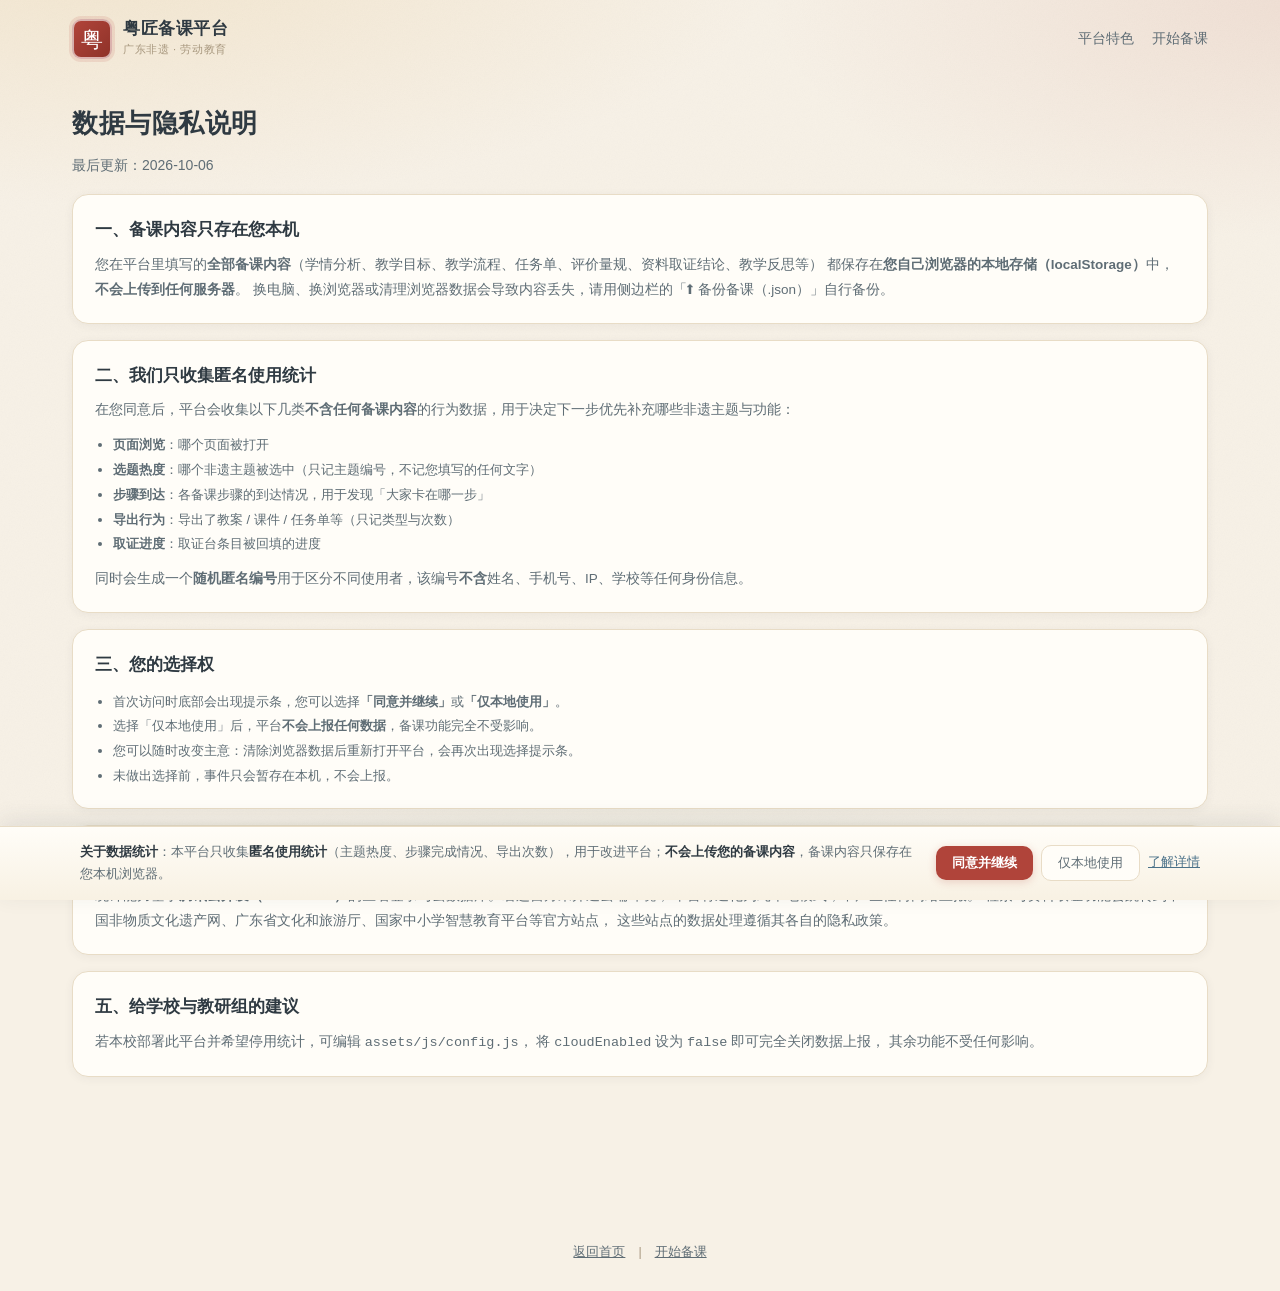
<file: privacy.html>
<!DOCTYPE html>
<html lang="zh-CN">
<head>
<meta charset="UTF-8">
<meta name="viewport" content="width=device-width, initial-scale=1.0">
<title>数据与隐私说明 · 粤匠备课平台</title>
<link rel="icon" href="data:image/svg+xml,%3Csvg xmlns='http://www.w3.org/2000/svg' viewBox='0 0 64 64'%3E%3Crect width='64' height='64' rx='14' fill='%23b0443a'/%3E%3Ctext x='32' y='45' font-size='38' text-anchor='middle' fill='%23ffffff' font-family='Microsoft YaHei'%3E%E7%B2%A4%3C/text%3E%3C/svg%3E">
<link rel="stylesheet" href="assets/css/style.css">
<link rel="stylesheet" href="assets/css/theme-ink.css">
<link rel="stylesheet" href="assets/css/landing.css">
</head>
<body>

<header class="topnav">
  <a class="brand" href="index.html">
    <span class="badge">粤</span>
    <div><h1>粤匠备课平台</h1><small>广东非遗 · 劳动教育</small></div>
  </a>
  <nav class="links">
    <a href="index.html#feature">平台特色</a>
    <a href="app.html">开始备课</a>
  </nav>
</header>

<main class="landing">
  <h2 class="secTitle" style="margin-top:24px">数据与隐私说明</h2>
  <p class="secSub">最后更新：2026-10-06</p>

  <div class="fgrid" style="grid-template-columns:1fr;margin-top:16px">
    <div class="fcard">
      <h3>一、备课内容只存在您本机</h3>
      <p>
        您在平台里填写的<b>全部备课内容</b>（学情分析、教学目标、教学流程、任务单、评价量规、资料取证结论、教学反思等）
        都保存在<b>您自己浏览器的本地存储（localStorage）</b>中，<b>不会上传到任何服务器</b>。
        换电脑、换浏览器或清理浏览器数据会导致内容丢失，请用侧边栏的「⬆ 备份备课（.json）」自行备份。
      </p>
    </div>
  </div>

  <div class="fgrid" style="grid-template-columns:1fr;margin-top:16px">
    <div class="fcard">
      <h3>二、我们只收集匿名使用统计</h3>
      <p>在您同意后，平台会收集以下几类<b>不含任何备课内容</b>的行为数据，用于决定下一步优先补充哪些非遗主题与功能：</p>
      <ul>
        <li><b>页面浏览</b>：哪个页面被打开</li>
        <li><b>选题热度</b>：哪个非遗主题被选中（只记主题编号，不记您填写的任何文字）</li>
        <li><b>步骤到达</b>：各备课步骤的到达情况，用于发现「大家卡在哪一步」</li>
        <li><b>导出行为</b>：导出了教案 / 课件 / 任务单等（只记类型与次数）</li>
        <li><b>取证进度</b>：取证台条目被回填的进度</li>
      </ul>
      <p style="margin-top:10px">
        同时会生成一个<b>随机匿名编号</b>用于区分不同使用者，该编号<b>不含</b>姓名、手机号、IP、学校等任何身份信息。
      </p>
    </div>
  </div>

  <div class="fgrid" style="grid-template-columns:1fr;margin-top:16px">
    <div class="fcard">
      <h3>三、您的选择权</h3>
      <ul>
        <li>首次访问时底部会出现提示条，您可以选择<b>「同意并继续」</b>或<b>「仅本地使用」</b>。</li>
        <li>选择「仅本地使用」后，平台<b>不会上报任何数据</b>，备课功能完全不受影响。</li>
        <li>您可以随时改变主意：清除浏览器数据后重新打开平台，会再次出现选择提示条。</li>
        <li>未做出选择前，事件只会暂存在本机，不会上报。</li>
      </ul>
    </div>
  </div>

  <div class="fgrid" style="grid-template-columns:1fr;margin-top:16px">
    <div class="fcard">
      <h3>四、第三方与部署</h3>
      <p>
        统计能力基于<b>腾讯云开发（CloudBase）</b>的匿名登录与云数据库。若运营方未开通云端环境，
        平台将退化为纯本地模式，不产生任何网络上报。
        检索与资料取证功能会跳转到中国非物质文化遗产网、广东省文化和旅游厅、国家中小学智慧教育平台等官方站点，
        这些站点的数据处理遵循其各自的隐私政策。
      </p>
    </div>
  </div>

  <div class="fgrid" style="grid-template-columns:1fr;margin-top:16px">
    <div class="fcard">
      <h3>五、给学校与教研组的建议</h3>
      <p>
        若本校部署此平台并希望停用统计，可编辑 <code>assets/js/config.js</code>，
        将 <code>cloudEnabled</code> 设为 <code>false</code> 即可完全关闭数据上报，
        其余功能不受任何影响。
      </p>
    </div>
  </div>
</main>

<footer class="lfoot">
  <a href="index.html">返回首页</a>　|　<a href="app.html">开始备课</a>
</footer>

<script src="assets/js/config.js"></script>
<script src="assets/js/cloud.js"></script>
<script src="assets/js/telemetry.js"></script>
<script src="assets/js/consent.js"></script>
</body>
</html>
</file>
<file: assets/css/style.css>
:root{
  --ink:#1b2733; --ink2:#4a5b6e; --line:#e3e8ef; --bg:#f5f7fa;
  --brand:#b03a2e; --brand2:#d98831; --brand-soft:#fdf1ec;
  --green:#1e7a5f; --green-soft:#e8f5f0;
  --amber:#b9770e; --amber-soft:#fef5e0;
  --blue:#1f5f9e; --blue-soft:#eaf2fb;
  --radius:14px;
}
*{box-sizing:border-box}
body{margin:0;font-family:"PingFang SC","Microsoft YaHei","WenQuanYi Micro Hei",sans-serif;background:var(--bg);color:var(--ink);line-height:1.75;font-size:15px}
a{color:var(--brand)}
.wrap{display:flex;min-height:100vh}

/* 侧边栏 */
.side{width:260px;background:#fff;border-right:1px solid var(--line);padding:18px 12px;position:sticky;top:0;height:100vh;overflow:auto;flex:none}
.logo{display:flex;align-items:center;gap:10px;padding:6px 10px 14px}
.logo .badge{width:38px;height:38px;border-radius:10px;background:linear-gradient(135deg,var(--brand),var(--brand2));color:#fff;display:grid;place-items:center;font-size:20px;font-weight:700}
.logo h1{font-size:16px;margin:0;line-height:1.3}
.logo small{color:var(--ink2);font-size:11px;letter-spacing:.5px}
.nav a{display:block;padding:8px 12px;border-radius:10px;color:var(--ink2);text-decoration:none;font-size:13.5px;margin-bottom:2px}
.nav a:hover{background:var(--brand-soft);color:var(--brand)}
.nav a.on{background:var(--brand);color:#fff;font-weight:600}
.nav .grp{font-size:11px;color:#9aa7b5;padding:14px 12px 4px;letter-spacing:1px}
.progress{margin-top:14px;padding:12px;border:1px solid var(--line);border-radius:12px;background:#fcfdff}
.progress b{font-size:13px}
.bar{height:8px;background:#eef1f5;border-radius:6px;margin-top:8px;overflow:hidden}
.bar i{display:block;height:100%;background:linear-gradient(90deg,var(--brand),var(--brand2));width:0;transition:.4s}
.progress span{font-size:12px;color:var(--ink2)}
.sidefoot{margin-top:12px;font-size:12px;color:#9aa7b5;line-height:1.6}
.sidefoot button{width:100%;margin-top:6px;padding:7px;border:1px solid var(--line);background:#fff;border-radius:9px;font-size:12.5px;cursor:pointer;color:var(--ink2);font-family:inherit}
.sidefoot button:hover{border-color:var(--brand);color:var(--brand)}

/* 主体 */
.main{flex:1;padding:28px 34px;max-width:1200px;min-width:0}
.topbar{display:flex;align-items:center;gap:10px;margin-bottom:16px;flex-wrap:wrap}
.topbar .tag{font-size:12px;background:var(--green-soft);color:var(--green);padding:3px 10px;border-radius:20px;font-weight:600}
.topbar .warn{font-size:12px;background:var(--amber-soft);color:var(--amber);padding:3px 10px;border-radius:20px;font-weight:600}
#docTitle{font-size:20px;font-weight:700;margin:0 0 4px;color:var(--ink)}
.sub{color:var(--ink2);font-size:13.5px;margin-bottom:16px}
.card{background:#fff;border:1px solid var(--line);border-radius:var(--radius);padding:20px 22px;margin-bottom:18px;box-shadow:0 1px 3px rgba(27,39,51,.04)}
.card h3{margin:0 0 10px;font-size:17px;display:flex;align-items:center;gap:8px;flex-wrap:wrap}
.card h3 .n{background:var(--brand);color:#fff;width:24px;height:24px;border-radius:7px;font-size:13px;display:grid;place-items:center;flex:none}
.card h4{margin:18px 0 8px;font-size:14.5px;color:var(--brand)}
.grid2{display:grid;grid-template-columns:1fr 1fr;gap:14px}
.grid3{display:grid;grid-template-columns:repeat(3,1fr);gap:14px}
@media(max-width:1000px){.grid2,.grid3{grid-template-columns:1fr}}
label.f{display:block;font-size:13px;font-weight:600;margin:10px 0 5px;color:var(--ink2)}
input[type=text],textarea,select{width:100%;padding:9px 12px;border:1px solid var(--line);border-radius:10px;font-size:14px;font-family:inherit;background:#fff;color:var(--ink)}
textarea{min-height:82px;resize:vertical}
input:focus,textarea:focus,select:focus{outline:none;border-color:var(--brand2);box-shadow:0 0 0 3px rgba(217,136,49,.15)}
.chip{display:inline-flex;align-items:center;gap:6px;background:#f1f4f8;border:1px solid var(--line);padding:5px 11px;border-radius:20px;font-size:13px;margin:0 6px 6px 0;cursor:pointer}
.chip.sel{background:var(--brand-soft);border-color:var(--brand);color:var(--brand);font-weight:600}
.hint{background:var(--blue-soft);border-left:4px solid var(--blue);padding:10px 14px;border-radius:0 10px 10px 0;font-size:13.5px;margin:10px 0;color:#1c4d7c}
.hint b{color:var(--blue)}
.warnbox{background:var(--amber-soft);border-left:4px solid var(--amber);padding:10px 14px;border-radius:0 10px 10px 0;font-size:13.5px;margin:10px 0;color:#7a5300}
.warnbox b{color:var(--amber)}
.okbox{background:var(--green-soft);border-left:4px solid var(--green);padding:10px 14px;border-radius:0 10px 10px 0;font-size:13.5px;margin:10px 0;color:#14513f}
.okbox b{color:var(--green)}
table{width:100%;border-collapse:collapse;font-size:13.5px;margin-top:6px}
th,td{border:1px solid var(--line);padding:8px 10px;text-align:left;vertical-align:top}
th{background:#f7f9fc;font-weight:600;font-size:13px}
td textarea{min-height:64px;background:#fffdfc}
.btn{background:var(--brand);color:#fff;border:none;padding:10px 18px;border-radius:10px;font-size:14px;cursor:pointer;font-weight:600;font-family:inherit}
.btn.ghost{background:#fff;color:var(--brand);border:1px solid var(--brand)}
.btn.sm{padding:6px 12px;font-size:13px}
.btn.g{background:var(--green)}
.btn:hover{opacity:.9}
.row{display:flex;gap:10px;align-items:center;flex-wrap:wrap}
.pill{font-size:12px;padding:2px 9px;border-radius:20px;font-weight:600;white-space:nowrap}
.pill.g{background:var(--green-soft);color:var(--green)}
.pill.a{background:var(--amber-soft);color:var(--amber)}
.pill.b{background:var(--blue-soft);color:var(--blue)}
.pill.r{background:#fdecea;color:var(--brand)}
.tpl{border:1px dashed var(--line);border-radius:10px;padding:12px 14px;background:#fcfdff;font-size:13.5px;position:relative}
.tpl.ro{background:#f7f9fc;border-style:solid}
.tpl .from{position:absolute;top:7px;right:10px;font-size:11px;color:#9aa7b5}
.timeline{display:grid;grid-template-columns:66px 1fr;gap:0;border-left:2px solid var(--line);margin-left:8px;padding-left:6px}
.check{list-style:none;padding:0;margin:8px 0}
.check li{padding:6px 0 6px:0px;position:relative;font-size:13.5px}
.check li:before{content:"☐";position:absolute;left:6px;top:5px;color:var(--brand);font-size:15px}
.check li.done:before{content:"☑";color:var(--green)}
.dim{color:var(--ink2);font-size:12.5px}
.foot{color:#9aa7b5;font-size:12px;text-align:center;padding:24px 0}
.tabs{display:flex;gap:6px;margin-bottom:14px;flex-wrap:wrap}
.tabs button{border:1px solid var(--line);background:#fff;padding:7px 14px;border-radius:20px;font-size:13px;cursor:pointer;color:var(--ink2);font-family:inherit}
.tabs button.on{background:var(--ink);color:#fff;border-color:var(--ink)}
pre.txt{background:#fbfcfe;border:1px solid var(--line);border-radius:10px;padding:14px;white-space:pre-wrap;font-size:13.5px;font-family:inherit;margin:8px 0}
.modal{position:fixed;inset:0;background:rgba(20,30,42,.5);display:none;place-items:center;z-index:50;padding:20px}
.modal.show{display:grid}
.modal .box{background:#fff;border-radius:16px;max-width:680px;width:100%;max-height:88vh;overflow:auto;padding:24px}
.modal h3{margin-top:0}
.kw{color:var(--brand);font-weight:600}
.grpTag{font-size:12px;letter-spacing:2px;color:#b03a2e;font-weight:700;margin:16px 0 8px;padding-left:10px;border-left:4px solid var(--brand2)}
.ev{border:1px solid var(--line);border-radius:12px;padding:14px 16px;margin-bottom:12px;background:#fff}
.ev .hd{display:flex;gap:8px;align-items:center;flex-wrap:wrap;margin-bottom:6px}
.ev .hd b{font-size:14.5px}
.stepbox{background:#fbfcfe;border:1px dashed var(--line);border-radius:10px;padding:10px 14px;font-size:13px;margin:8px 0}
.stepbox ol{margin:6px 0 0;padding-left:20px}
.stepbox li{margin:3px 0}
.pcards{display:grid;grid-template-columns:repeat(auto-fill,minmax(215px,1fr));gap:12px}
.pcard{border:1px solid var(--line);border-radius:12px;padding:12px 14px;cursor:pointer;background:#fff;font-size:13px}
.pcard:hover{border-color:var(--brand2);box-shadow:0 2px 8px rgba(176,58,46,.08)}
.pcard.on{border-color:var(--brand);background:var(--brand-soft)}
.pcard b{font-size:14.5px;display:block;margin-bottom:4px}
.pcard .m{color:var(--ink2);font-size:12.5px}
.saved{font-size:12px;color:var(--green)}
/* 可编辑区工具条 */
.tools{display:flex;gap:6px;align-items:center;flex-wrap:wrap;margin:2px 0 6px}
.mini{font-size:12px;padding:3px 10px;border:1px solid var(--line);background:#fff;border-radius:14px;cursor:pointer;color:var(--ink2);font-family:inherit}
.mini:hover{border-color:var(--brand);color:var(--brand);background:var(--brand-soft)}
/* 教学流程环节卡 */
.flowrow{border:1px solid var(--line);border-radius:12px;padding:12px 14px;margin-bottom:12px;background:#fcfdff}
.flowrow .fh{display:flex;gap:8px;align-items:center;flex-wrap:wrap;margin-bottom:4px}
.flowrow .ft{background:var(--brand);color:#fff;font-size:12.5px;padding:2px 10px;border-radius:14px;font-weight:600;white-space:nowrap}
.flowrow .fh input[type=text]{flex:1;min-width:180px;font-weight:600}
@media print{
  .side{display:none}
  .main{padding:0;max-width:none}
  .card{break-inside:avoid;border-color:#ccc;box-shadow:none}
  .no-print{display:none!important}
  .tools{display:none!important}
  .ev{break-inside:avoid;border-color:#ccc}
  .grpTag{break-after:avoid}
  .card h3{break-after:avoid}
  .flowrow{break-inside:avoid}
  .flowrow textarea{border:none;padding:0;background:#fff;resize:none}
  .hint,.okbox,.warnbox,.stepbox{break-inside:avoid}
}

/* 网站增强：顶部移动端目录按钮 */
.navToggle{display:none}
/* 网站增强：小屏侧边栏抽屉化 */
@media(max-width:900px){
  .wrap{display:block}
  .side{position:fixed;left:0;top:0;bottom:0;z-index:40;width:280px;transform:translateX(-100%);transition:transform .25s ease;box-shadow:2px 0 18px rgba(27,39,51,.18)}
  .side.open{transform:none}
  .sideMask{position:fixed;inset:0;background:rgba(20,30,42,.45);z-index:39;display:none}
  .sideMask.show{display:block}
  .main{padding:16px 14px;max-width:none;min-width:0}
  .navToggle{display:inline-flex;align-items:center;gap:6px;margin-bottom:12px;padding:7px 14px;border:1px solid var(--line);background:#fff;border-radius:10px;font-size:13.5px;cursor:pointer;color:var(--ink2);font-family:inherit}
  .navToggle:hover{border-color:var(--brand);color:var(--brand)}
  .grid2,.grid3{grid-template-columns:1fr}
  .topbar{gap:6px}
}
</file>
<file: assets/css/theme-ink.css>
/* ============================================================
 * theme-ink.css —— 水彩岭南 · 宣纸主题
 * 在 style.css 之后加载：只覆盖设计变量与质感，不改变任何布局，
 * 因此备课工作台的全部功能保持原样。
 * ============================================================ */

:root{
  /* 墨色与纸色 */
  --ink:#2f3a42;            /* 黛瓦墨 */
  --ink2:#5f6d75;           /* 次级文字 */
  --line:#e8dcc6;           /* 宣纸描边 */
  --bg:#f7f1e6;             /* 宣纸底 */
  --paper:#fffdf8;          /* 卡片纸面 */

  /* 岭南色：赭红、暖金、竹青、青灰 */
  --brand:#b0443a;
  --brand2:#d8a24c;
  --brand-soft:#f8e9e2;
  --green:#5f8a6a;
  --green-soft:#e8f1e7;
  --amber:#c0892e;
  --amber-soft:#f9f0dc;
  --blue:#4a7189;
  --blue-soft:#e7eff3;

  --radius:14px;
  --serif:"STKaiti","KaiTi","Kaiti SC","STSong","Songti SC","SimSun",serif;
}

/* 宣纸底：水彩晕染 + 细颗粒纸纹（纯背景层，不遮挡内容） */
body{
  background-color:var(--bg);
  background-image:
    url("data:image/svg+xml;utf8,<svg xmlns='http://www.w3.org/2000/svg' width='180' height='180'><filter id='p'><feTurbulence type='fractalNoise' baseFrequency='0.85' numOctaves='3' stitchTiles='stitch'/><feColorMatrix type='saturate' values='0'/></filter><rect width='180' height='180' filter='url(%23p)' opacity='0.045'/></svg>"),
    radial-gradient(1100px 420px at 8% -6%, rgba(216,162,76,.16), rgba(216,162,76,0) 62%),
    radial-gradient(900px 400px at 102% 0%, rgba(176,68,58,.11), rgba(176,68,58,0) 60%),
    radial-gradient(900px 320px at 50% 110%, rgba(95,138,106,.12), rgba(95,138,106,0) 66%);
  background-attachment:fixed,fixed,fixed,fixed;
  color:var(--ink);
}

/* 标题用楷体，带一点水墨的呼吸感 */
h1,h2,#docTitle,.card h3,.card h4,.logo h1,.foot{font-family:var(--serif);letter-spacing:.5px}
.card h3{font-size:17.5px}
#docTitle{font-size:22px}

/* 纸面卡片：更柔的阴影与描边 */
.card{
  background:var(--paper);
  border:1px solid var(--line);
  box-shadow:0 2px 10px rgba(47,58,66,.055);
}
.card h3 .n{
  background:linear-gradient(135deg,var(--brand),#8f3229);
  box-shadow:0 2px 6px rgba(176,68,58,.25);
}

/* 侧栏：宣纸渐层 */
.side{
  background:linear-gradient(180deg,#fffdf8 0%,#fbf5ea 100%);
  border-right:1px solid var(--line);
}
.nav a.on{background:linear-gradient(135deg,var(--brand),#c05347);box-shadow:0 2px 8px rgba(176,68,58,.22)}
.nav a:hover{background:var(--brand-soft);color:var(--brand)}
.nav .grp{color:#a8987f}

/* 印章式标识 */
.logo .badge{
  background:linear-gradient(135deg,var(--brand),#8f3229);
  border:2px solid rgba(255,255,255,.6);
  box-shadow:0 0 0 3px rgba(176,68,58,.12);
  font-family:var(--serif);
}

/* 按钮：朱红渐层 */
.btn{background:linear-gradient(135deg,var(--brand),#c05347);box-shadow:0 2px 8px rgba(176,68,58,.20);border:none}
.btn.g{background:linear-gradient(135deg,var(--green),#4f7a5b);box-shadow:0 2px 8px rgba(95,138,106,.20)}
.btn.ghost{background:var(--paper);color:var(--brand);border:1px solid rgba(176,68,58,.4);box-shadow:none}
.btn:hover{opacity:.92}

/* 表格与提示块：换成纸感配色 */
th{background:#faf4e9;border-color:var(--line)}
td{border-color:var(--line)}
.hint{background:var(--blue-soft);border-left-color:var(--blue);color:#2f5570}
.warnbox{background:var(--amber-soft);border-left-color:var(--amber);color:#7a5300}
.okbox{background:var(--green-soft);border-left-color:var(--green);color:#3f6a4d}
.tpl{background:#fdfaf3;border-color:var(--line)}
.tpl.ro{background:#f8f3e8}
pre.txt,.stepbox,.flowrow,.ev,.pcard{background:#fdfaf3;border-color:var(--line)}
input[type=text],textarea,select{border-color:var(--line);background:var(--paper)}
input:focus,textarea:focus,select:focus{border-color:var(--brand2);box-shadow:0 0 0 3px rgba(216,162,76,.18)}
.tabs button.on{background:var(--ink);border-color:var(--ink)}
.pill.r{background:#fbe6e2;color:var(--brand)}
.progress{background:#fdfaf3;border-color:var(--line)}
.sidefoot button{border-color:var(--line);background:var(--paper)}
.sidefoot button:hover{border-color:var(--brand);color:var(--brand)}
.chip{background:#f6efe2;border-color:var(--line)}
.chip.sel{background:var(--brand-soft);border-color:rgba(176,68,58,.4);color:var(--brand)}
.mini{border-color:var(--line);background:var(--paper)}
.mini:hover{border-color:var(--brand2);color:var(--brand);background:var(--brand-soft)}
.modal .box{background:var(--paper)}
.topbar .tag{background:var(--green-soft);color:var(--green)}
.topbar .warn{background:var(--amber-soft);color:var(--amber)}

/* 朱红印章装饰 */
.seal{
  display:inline-grid;place-items:center;
  width:52px;height:52px;border-radius:8px;
  background:linear-gradient(135deg,var(--brand),#8f3229);
  color:#fff;font-family:var(--serif);font-size:22px;
  box-shadow:0 0 0 2px rgba(176,68,58,.18), 0 3px 10px rgba(176,68,58,.25);
}

/* 统计知情同意浮条 */
.consentBar{
  position:fixed;left:0;right:0;bottom:0;z-index:60;
  background:linear-gradient(180deg,#fffdf8,#f8f1e3);
  border-top:1px solid var(--line);
  box-shadow:0 -6px 22px rgba(47,58,66,.10);
  padding:14px 20px;
}
.cbInner{max-width:1120px;margin:0 auto;display:flex;gap:16px;align-items:center;justify-content:space-between;flex-wrap:wrap}
.cbTxt{flex:1;min-width:260px;font-size:13px;color:var(--ink2);line-height:1.75}
.cbTxt b{color:var(--ink)}
.cbBtns{display:flex;gap:8px;align-items:center;flex-wrap:wrap}
.cbBtn{border:none;border-radius:10px;padding:8px 16px;font-size:13px;cursor:pointer;font-family:inherit;font-weight:600}
.cbBtn.cbOk{background:var(--brand);color:#fff;box-shadow:0 2px 8px rgba(176,68,58,.22)}
.cbBtn.cbNo{background:var(--paper);color:var(--ink2);border:1px solid var(--line);font-weight:400}
.cbLink{font-size:12.5px;color:var(--blue)}
@media(max-width:900px){
  .consentBar{padding:12px 14px}
  .cbInner{flex-direction:column;align-items:flex-start;gap:10px}
}

/* 返回首页 */
.backHome{display:block;font-size:12.5px;color:var(--ink2);text-decoration:none;padding:2px 10px 10px}
.backHome:hover{color:var(--brand)}

/* 显示同意条时，为底部留出空间 */
body.hasConsent .side{padding-bottom:130px}
body.hasConsent .main{padding-bottom:140px}

@media print{
  body{background:#fff}
  .consentBar{display:none!important}
  body.hasConsent .side,body.hasConsent .main{padding-bottom:0}
}
</file>
<file: assets/css/landing.css>
/* ============================================================
 * landing.css —— 首页（水彩岭南街区）
 * ============================================================ */

.landing{max-width:1180px;margin:0 auto;padding:0 22px}

/* 顶部导航 */
.topnav{display:flex;align-items:center;justify-content:space-between;gap:12px;padding:18px 22px;max-width:1180px;margin:0 auto;flex-wrap:wrap}
.brand{display:flex;align-items:center;gap:11px;text-decoration:none;color:var(--ink)}
.brand .badge{
  width:40px;height:40px;border-radius:9px;display:grid;place-items:center;
  background:linear-gradient(135deg,var(--brand),#8f3229);color:#fff;
  font-family:var(--serif);font-size:22px;
  border:2px solid rgba(255,255,255,.6);box-shadow:0 0 0 3px rgba(176,68,58,.12);
}
.brand h1{font-size:17px;margin:0;font-family:var(--serif);line-height:1.3}
.brand small{display:block;color:#a8987f;font-size:11px;letter-spacing:.6px}
.topnav .links{display:flex;gap:18px;align-items:center;flex-wrap:wrap}
.topnav .links a{color:var(--ink2);text-decoration:none;font-size:13.5px}
.topnav .links a:hover{color:var(--brand)}

/* Hero */
.hero{position:relative;padding:52px 0 30px;overflow:hidden}
.hero h1{font-family:var(--serif);font-size:44px;line-height:1.35;margin:0 0 16px;color:var(--ink);max-width:660px}
.hero h1 em{font-style:normal;color:var(--brand)}
.hero .lead{font-size:16px;color:var(--ink2);max-width:620px;line-height:1.95;margin:0}
.hero .meta{margin-top:18px;display:flex;gap:10px;flex-wrap:wrap}
.heroBtns{margin-top:28px;display:flex;gap:12px;flex-wrap:wrap}
.btnLg{padding:13px 28px;font-size:15px;border-radius:12px;font-weight:600}
.btnLg.ghostL{background:var(--paper);color:var(--brand);border:1px solid rgba(176,68,58,.4)}
.heroArt{position:absolute;right:-30px;bottom:-10px;width:560px;pointer-events:none}
.heroArt svg{width:100%;height:auto;display:block}
@media(max-width:980px){
  .heroArt{position:static;width:100%;margin-top:26px}
  .hero h1{font-size:32px}
}

/* 印章句 */
.sealLine{display:flex;align-items:center;gap:12px;margin-top:22px}
.sealLine .sealTxt{font-family:var(--serif);font-size:15px;color:var(--ink2)}

/* 区块标题 */
.secTitle{font-family:var(--serif);font-size:26px;margin:54px 0 6px;color:var(--ink);display:flex;align-items:center;gap:10px}
.secSub{color:var(--ink2);font-size:14px;margin:0 0 6px;line-height:1.8}

/* 特色卡 */
.fgrid{display:grid;grid-template-columns:repeat(3,1fr);gap:16px;margin-top:22px}
@media(max-width:900px){.fgrid{grid-template-columns:1fr}}
.fcard{
  background:var(--paper);border:1px solid var(--line);border-radius:16px;padding:20px 22px;
  box-shadow:0 2px 10px rgba(47,58,66,.055);
}
.fcard .ico{font-size:26px;line-height:1;margin-bottom:10px}
.fcard h3{margin:0 0 8px;font-size:17px;font-family:var(--serif);color:var(--ink)}
.fcard p{margin:0;font-size:13.5px;color:var(--ink2);line-height:1.85}
.fcard ul{margin:10px 0 0;padding-left:18px;font-size:13px;color:var(--ink2);line-height:1.9}

/* 十步流程条 */
.steps{display:flex;gap:8px;flex-wrap:wrap;margin-top:18px}
.steps .st{
  background:var(--paper);border:1px solid var(--line);border-radius:12px;
  padding:9px 13px;font-size:13px;color:var(--ink2);white-space:nowrap;
}
.steps .st b{color:var(--brand);font-family:var(--serif);margin-right:4px}

/* 统计卡 */
.stats{margin-top:22px;background:var(--paper);border:1px solid var(--line);border-radius:16px;padding:20px 22px;box-shadow:0 2px 10px rgba(47,58,66,.055)}
.statRow{display:flex;gap:26px;flex-wrap:wrap;margin-bottom:14px}
.statRow .n{font-family:var(--serif);font-size:30px;color:var(--brand);line-height:1.2}
.statRow .l{font-size:12.5px;color:#a8987f;margin-top:2px}
.hotRow{display:flex;gap:8px;flex-wrap:wrap}
.hotChip{
  background:var(--brand-soft);border:1px solid rgba(176,68,58,.25);color:var(--brand);
  border-radius:20px;padding:5px 13px;font-size:13px;
}
.hotChip i{font-style:normal;color:#a8705f;font-size:12px;margin-left:4px}
.statNote{font-size:12.5px;color:#a8987f;margin-top:12px;line-height:1.7}

/* 参与说明 */
.joinGrid{display:grid;grid-template-columns:repeat(3,1fr);gap:16px;margin-top:20px}
@media(max-width:900px){.joinGrid{grid-template-columns:1fr}}
.joinCard{background:var(--paper);border:1px solid var(--line);border-radius:16px;padding:18px 20px}
.joinCard .num{font-family:var(--serif);font-size:22px;color:var(--brand2)}
.joinCard h4{margin:6px 0 6px;font-size:15px;font-family:var(--serif);color:var(--ink)}
.joinCard p{margin:0;font-size:13px;color:var(--ink2);line-height:1.85}

/* 底部 */
.lfoot{text-align:center;color:#a8987f;font-size:12.5px;padding:44px 0 26px;line-height:1.9}
.lfoot a{color:var(--ink2)}

/* 链接按钮 */
a.btn{display:inline-block;text-decoration:none;line-height:1.5}
.topnav .links a.btn{color:#fff}
.heroBtns .btn{display:inline-block;text-decoration:none}
a.btn.ghostL{color:var(--brand)}

/* 页脚留白给同意条 */
body.hasConsent .landing{padding-bottom:120px}
</file>
